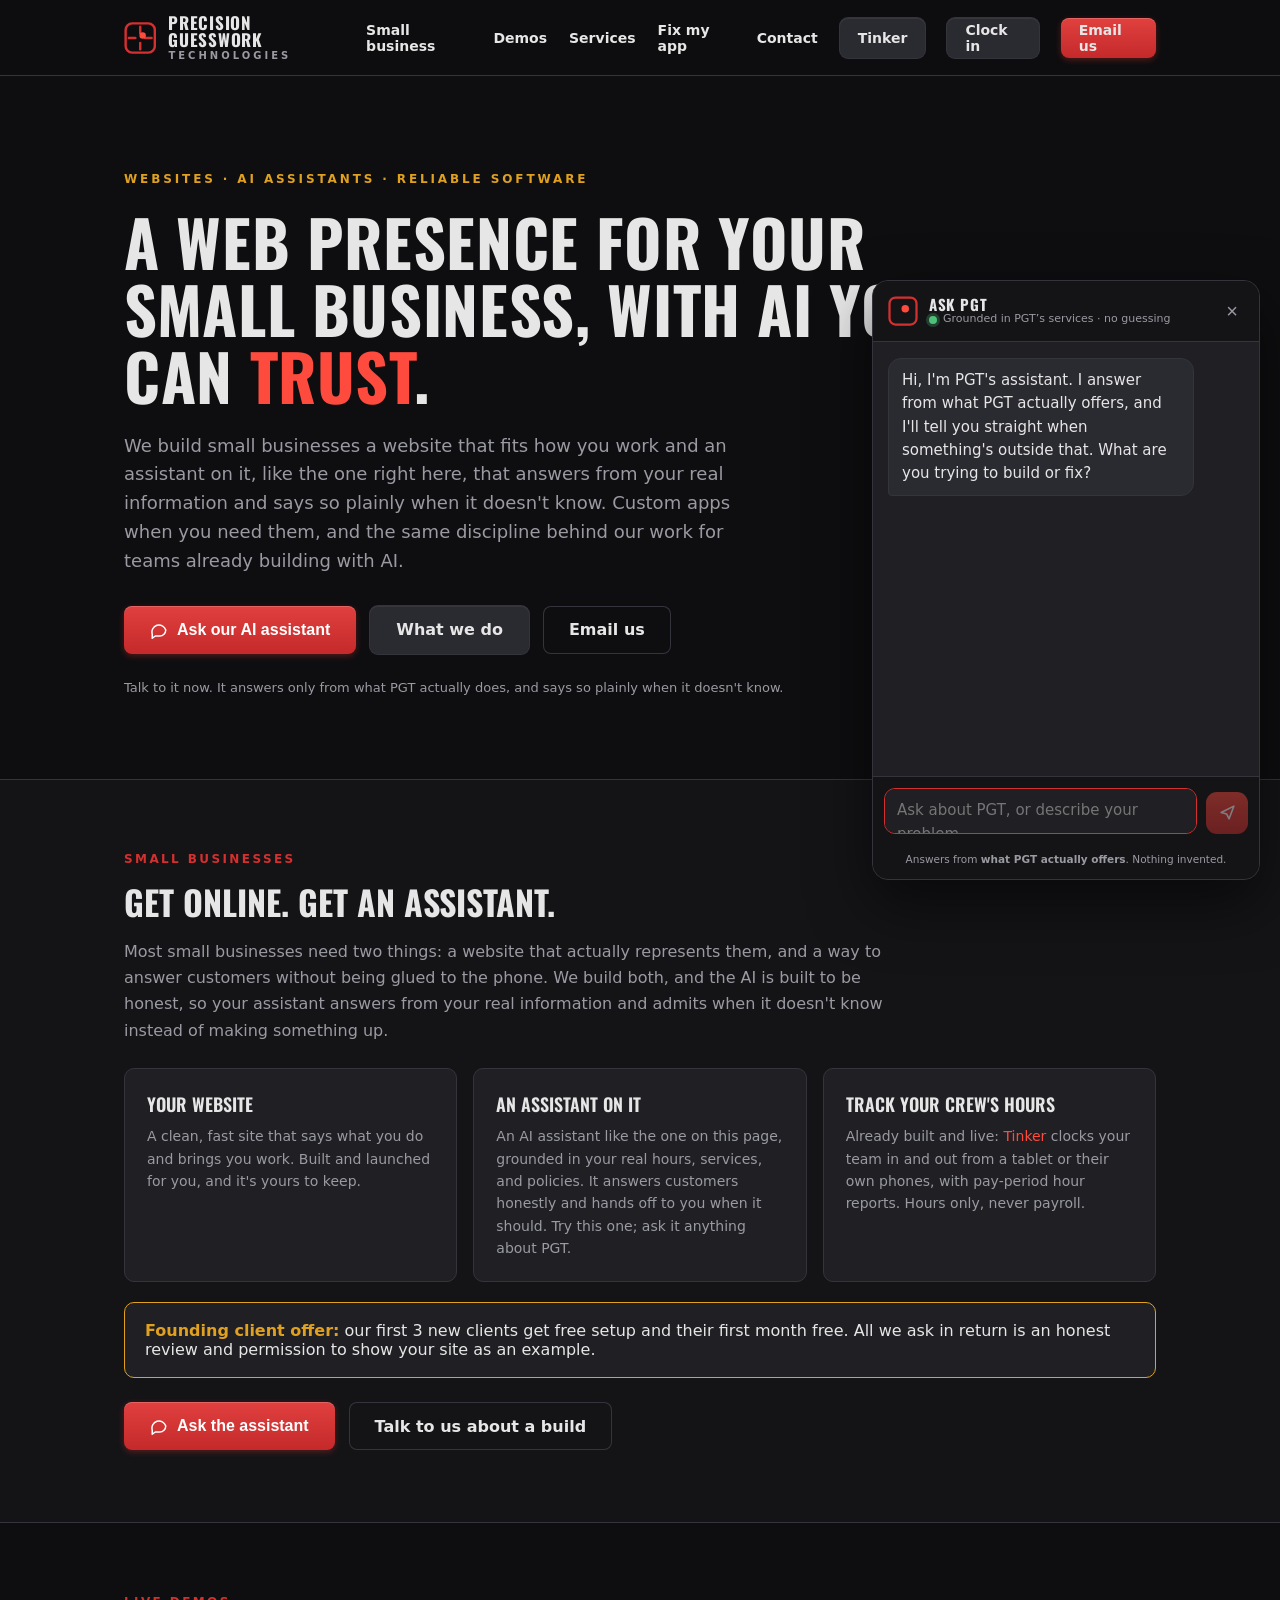
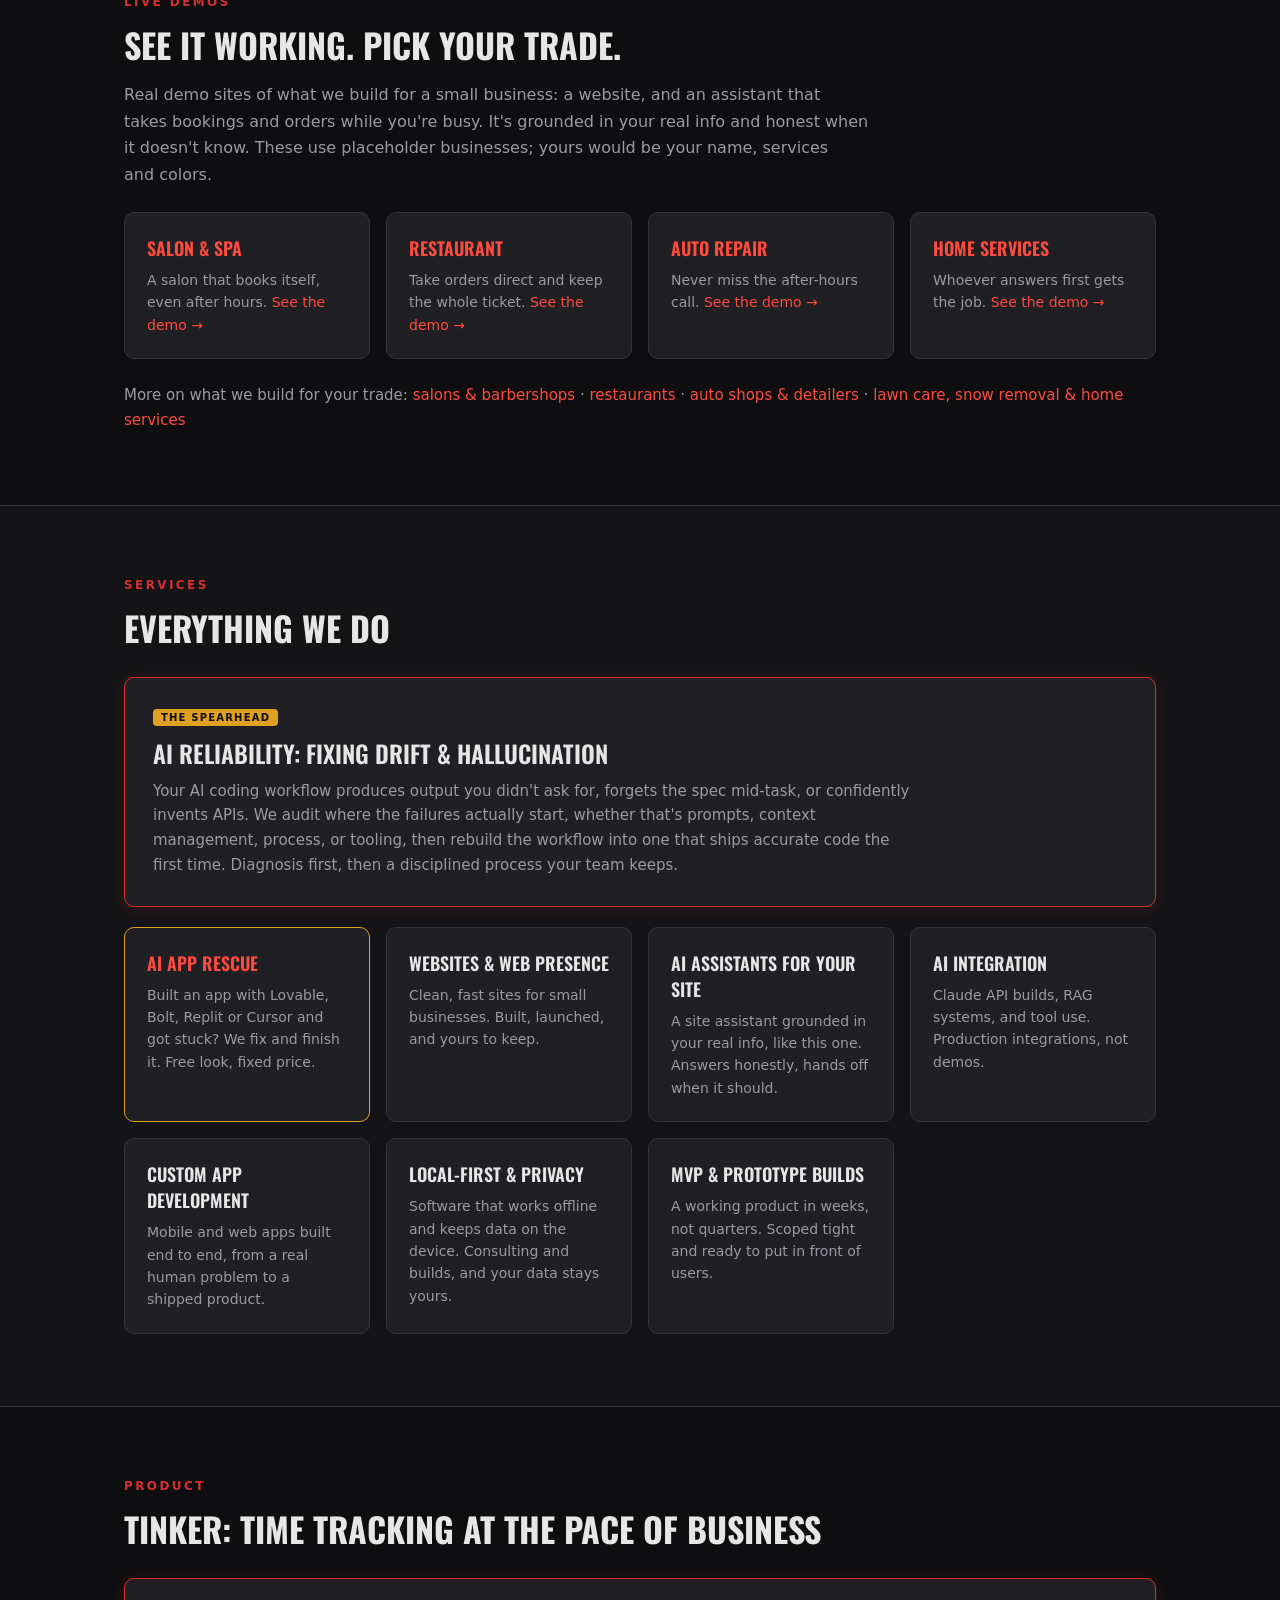
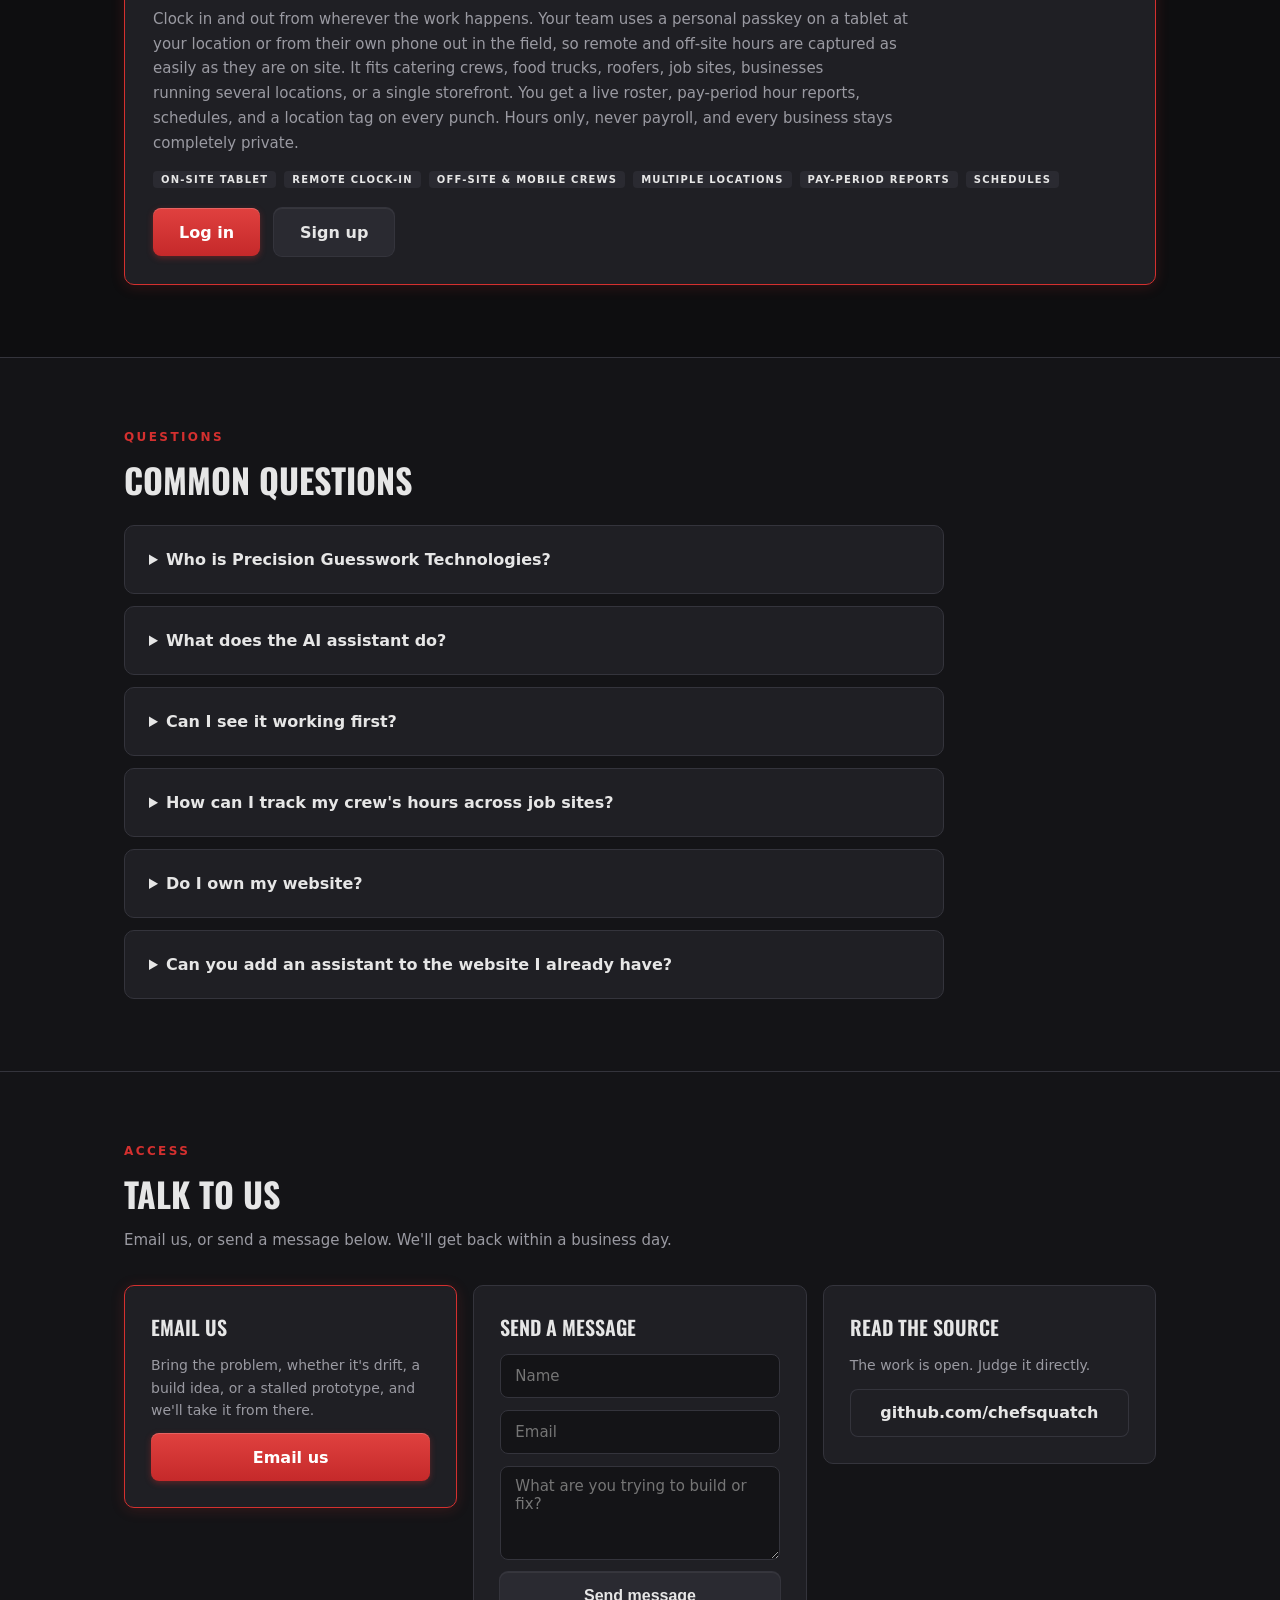
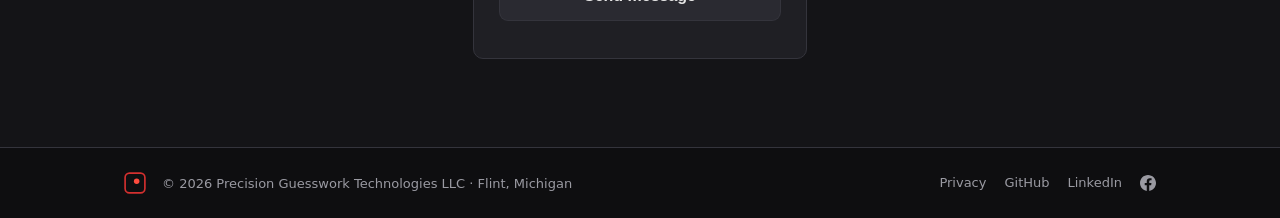
<file: index.html>
<!DOCTYPE html>
<html lang="en">
<head>
<meta charset="utf-8">
<meta name="viewport" content="width=device-width, initial-scale=1">
<meta name="theme-color" content="#0d0d0d">
<title>Precision Guesswork Technologies | Small Business Websites &amp; Honest AI Assistants</title>
<meta name="description" content="Precision Guesswork Technologies builds small businesses anywhere a website with an honest AI assistant that answers customers and takes bookings, plus Tinker, a phone time clock for crews.">
<link rel="canonical" href="https://precisionguessworktech.com/">
<meta property="og:title" content="Precision Guesswork Technologies">
<meta property="og:description" content="Websites and honest AI assistants for small businesses anywhere, plus custom apps and AI-reliability work.">
<meta property="og:type" content="website">
<meta property="og:url" content="https://precisionguessworktech.com/">
<script type="application/ld+json">{"@context":"https://schema.org","@type":"ProfessionalService","@id":"https://precisionguessworktech.com/#business","name":"Precision Guesswork Technologies LLC","alternateName":"PGT","url":"https://precisionguessworktech.com/","email":"lesfleming@precisionguessworktech.com","description":"A studio based in Flint, Michigan that builds small businesses anywhere websites with an honest AI assistant that answers customers and takes bookings, plus custom apps and the Tinker time clock for crews.","founder":{"@type":"Person","name":"Les Fleming"},"address":{"@type":"PostalAddress","addressLocality":"Flint","addressRegion":"MI","addressCountry":"US"},"areaServed":{"@type":"Country","name":"United States"},"knowsAbout":["Small business websites","AI chat assistants","Online booking","Employee time tracking","AI reliability"],"sameAs":["https://www.facebook.com/profile.php?id=61594731337695","https://github.com/chefsquatch"],"makesOffer":[{"@type":"Offer","itemOffered":{"@type":"Service","name":"Website with an AI assistant for small businesses"}},{"@type":"Offer","itemOffered":{"@type":"SoftwareApplication","name":"Tinker","applicationCategory":"BusinessApplication","operatingSystem":"Web","url":"https://tinker.precisionguessworktech.com/"},"price":"9.99","priceCurrency":"USD","description":"Per month for the whole team, 14-day free trial"}]}</script>
<script type="application/ld+json">{"@context":"https://schema.org","@type":"FAQPage","mainEntity":[{"@type":"Question","name":"Who is Precision Guesswork Technologies?","acceptedAnswer":{"@type":"Answer","text":"Precision Guesswork Technologies (PGT) is a small studio based in Flint, Michigan that builds small businesses anywhere a website, for websites for salons, barbershops, restaurants, auto shops, detailers, lawn care, snow removal and other small businesses, with an AI assistant that answers customers and takes bookings."}},{"@type":"Question","name":"What does the AI assistant do?","acceptedAnswer":{"@type":"Answer","text":"It answers customer questions from the business's real information, such as hours, services and prices the owner chooses to list, takes booking, order or quote requests, and says plainly when it doesn't know instead of making something up."}},{"@type":"Question","name":"Can I see it working before I sign up?","acceptedAnswer":{"@type":"Answer","text":"Yes. Live demos for a salon, a restaurant, an auto shop and a home services company are at demos.precisionguessworktech.com."}},{"@type":"Question","name":"How can I track my crew's hours across job sites?","acceptedAnswer":{"@type":"Answer","text":"Tinker, made by PGT, lets employees clock in and out from a shared tablet or their own phones, tags the location of each punch, and gives pay-period hour reports. It is $9.99 a month for the whole team with a 14-day free trial."}},{"@type":"Question","name":"Do I own my website?","acceptedAnswer":{"@type":"Answer","text":"Yes. It is built and launched for you, and it is yours to keep."}},{"@type":"Question","name":"Can you add an assistant to the website I already have?","acceptedAnswer":{"@type":"Answer","text":"Yes. The assistant can be added to most existing websites."}}]}</script>
<link rel="icon" type="image/svg+xml" href="assets/favicon.svg">
<link rel="preconnect" href="https://fonts.googleapis.com">
<link rel="preconnect" href="https://fonts.gstatic.com" crossorigin>
<link href="https://fonts.googleapis.com/css2?family=Oswald:wght@500;600;700&display=swap" rel="stylesheet">
<style>
:root{--bg:#141417;--bg-deep:#0e0e10;--panel:#1f1f24;--panel-2:#2a2a31;--line:#34343c;--red:#d4302f;--red-hot:#ff4b3e;--amber:#e0a020;--green:#4ec07a;--text:#e6e6e6;--muted:#9a9aa2}
*{box-sizing:border-box}
html{scroll-behavior:smooth}
body{margin:0;background:var(--bg);color:var(--text);font-family:-apple-system,"Segoe UI",Roboto,system-ui,sans-serif;-webkit-font-smoothing:antialiased}
a{color:var(--red-hot);text-decoration:none}
a:hover{color:var(--text)}
::selection{background:var(--red);color:#fff}
.wrap{max-width:1080px;margin:0 auto;padding:0 24px}
.display{font-family:Oswald,"Arial Narrow",sans-serif;text-transform:uppercase}
.btn{min-height:48px;padding:0 26px;border:none;border-radius:8px;display:inline-flex;align-items:center;justify-content:center;font-weight:700;font-size:16px;cursor:pointer;color:var(--text)}
.btn-pri{color:#fff;background:linear-gradient(180deg,#e0413f,#c5292a);box-shadow:0 1px 0 rgba(255,255,255,.18) inset,0 2px 6px rgba(212,48,47,.35)}
.btn-pri:hover{background:linear-gradient(180deg,#ef5552,#d2302f);color:#fff}
.btn-sec{background:var(--panel-2);box-shadow:0 1px 0 rgba(255,255,255,.06) inset,0 0 0 1px var(--line)}
.btn-sec:hover{background:#33333b;color:var(--text)}
.btn-ghost{background:transparent;box-shadow:0 0 0 1px var(--line) inset}
.btn-ghost:hover{background:var(--panel);color:var(--red-hot)}
.kicker{font-size:12px;font-weight:700;letter-spacing:.2em;text-transform:uppercase;color:var(--red);margin-bottom:10px}
.h2{margin:0 0 12px;font-weight:700;font-size:34px}
.card{background:var(--panel);border:1px solid var(--line);border-radius:10px;padding:24px}
header.site{position:sticky;top:0;z-index:50;background:rgba(14,14,16,.92);backdrop-filter:blur(8px);border-bottom:1px solid var(--line)}
header.site .wrap{padding-top:14px;padding-bottom:14px;display:flex;align-items:center;gap:24px}
.brand{display:flex;align-items:center;gap:12px;color:var(--text)}
.brand:hover{color:var(--text)}
.brand-name{display:flex;flex-direction:column;line-height:1}
.brand-name .top{font-family:Oswald,"Arial Narrow",sans-serif;font-weight:700;font-size:17px;letter-spacing:.04em;text-transform:uppercase}
.brand-name .sub{font-size:10px;font-weight:600;letter-spacing:.3em;text-transform:uppercase;color:var(--muted);margin-top:3px}
nav.main{margin-left:auto;display:flex;align-items:center;gap:22px;font-size:14px;font-weight:600}
nav.main a{color:var(--text)}
nav.main a:hover{color:var(--red-hot)}
nav.main .btn{min-height:40px;padding:0 18px;font-size:14px}
.grid{display:grid;gap:16px}
.grid-services{grid-template-columns:repeat(auto-fit,minmax(230px,1fr))}
.grid-work{grid-template-columns:repeat(auto-fit,minmax(300px,1fr))}
.grid-contact{grid-template-columns:repeat(auto-fit,minmax(280px,1fr));align-items:start}
.chip{font-size:10px;font-weight:700;letter-spacing:.12em;text-transform:uppercase;border-radius:4px;padding:3px 8px}
input,textarea{min-height:44px;padding:10px 14px;border-radius:8px;border:1px solid var(--line);background:var(--bg);color:var(--text);font-size:15px;font-family:inherit;outline:none;width:100%}
textarea{resize:vertical}
input:focus,textarea:focus{border-color:var(--red)}
footer.site{border-top:1px solid var(--line);background:var(--bg-deep)}
footer.site .wrap{padding-top:24px;padding-bottom:24px;display:flex;align-items:center;gap:16px;flex-wrap:wrap;font-size:13px;color:var(--muted)}
footer.site a{color:var(--muted)}
footer.site a:hover{color:var(--text)}
@media (max-width:720px){nav.main{gap:14px}.brand-name .top{font-size:15px}}
</style>
</head>
<body id="top">

<header class="site">
  <div class="wrap">
    <a class="brand" href="#top">
      <svg width="34" height="34" viewBox="0 0 40 40" aria-label="PGT mark">
        <rect x="2" y="2" width="36" height="36" rx="8" fill="none" stroke="#d4302f" stroke-width="3"/>
        <line x1="20" y1="6" x2="20" y2="14" stroke="#d4302f" stroke-width="3" stroke-linecap="round"/>
        <line x1="20" y1="26" x2="20" y2="34" stroke="#d4302f" stroke-width="3" stroke-linecap="round"/>
        <line x1="6" y1="20" x2="14" y2="20" stroke="#d4302f" stroke-width="3" stroke-linecap="round"/>
        <line x1="26" y1="20" x2="34" y2="20" stroke="#d4302f" stroke-width="3" stroke-linecap="round"/>
        <circle cx="23" cy="17" r="4" fill="#ff4b3e"/>
      </svg>
      <span class="brand-name"><span class="top">Precision Guesswork</span><span class="sub">Technologies</span></span>
    </a>
    <nav class="main">
      <a href="#small-business">Small business</a>
      <a href="#demos">Demos</a>
      <a href="#services">Services</a>
      <a href="app-rescue.html">Fix my app</a>
      <a href="#contact">Contact</a>
      <a class="btn btn-sec" href="https://tinker.precisionguessworktech.com/">Tinker</a>
      <a class="btn btn-sec" href="https://tinker.precisionguessworktech.com/clock">Clock in</a>
      <a class="btn btn-pri" href="mailto:lesfleming@precisionguessworktech.com?subject=Project%20inquiry%20for%20PGT">Email us</a>
    </nav>
  </div>
</header>

<section style="border-bottom:1px solid var(--line);background:var(--bg-deep)">
  <div class="wrap" style="padding-top:96px;padding-bottom:84px;display:flex;flex-direction:column;gap:22px">
    <div style="font-size:12px;font-weight:600;letter-spacing:.24em;text-transform:uppercase;color:var(--amber)">Websites · AI assistants · Reliable software</div>
    <h1 class="display" style="margin:0;font-weight:700;font-size:clamp(38px,6vw,64px);line-height:1.05;letter-spacing:.01em;max-width:820px;text-wrap:pretty">A web presence for your small business, with AI you can <span style="color:var(--red-hot)">trust</span>.</h1>
    <p style="margin:0;font-size:18px;line-height:1.6;color:var(--muted);max-width:660px;text-wrap:pretty">We build small businesses a website that fits how you work and an assistant on it, like the one right here, that answers from your real information and says so plainly when it doesn't know. Custom apps when you need them, and the same discipline behind our work for teams already building with AI.</p>
    <div style="display:flex;gap:14px;flex-wrap:wrap;margin-top:8px">
      <button class="btn btn-pri" type="button" style="gap:9px" onclick="window.pgtAssistant.open()">
        <svg width="18" height="18" viewBox="0 0 24 24" fill="none" aria-hidden="true"><path d="M21 12a8 8 0 0 1-8 8H7l-4 3v-5.5A8 8 0 1 1 21 12Z" stroke="#fff" stroke-width="2" stroke-linejoin="round"/></svg>
        Ask our AI assistant
      </button>
      <a class="btn btn-sec" href="#services">What we do</a>
      <a class="btn btn-ghost" href="mailto:lesfleming@precisionguessworktech.com?subject=Project%20inquiry%20for%20PGT">Email us</a>
    </div>
    <div style="font-size:13px;color:var(--muted);margin-top:4px">Talk to it now. It answers only from what PGT actually does, and says so plainly when it doesn't know.</div>
  </div>
</section>

<section id="small-business" style="border-bottom:1px solid var(--line)">
  <div class="wrap" style="padding-top:72px;padding-bottom:72px">
    <div class="kicker">Small businesses</div>
    <h2 class="h2 display">Get online. Get an assistant.</h2>
    <p style="margin:0 0 24px;font-size:16px;line-height:1.65;color:var(--muted);max-width:760px;text-wrap:pretty">Most small businesses need two things: a website that actually represents them, and a way to answer customers without being glued to the phone. We build both, and the AI is built to be honest, so your assistant answers from your real information and admits when it doesn't know instead of making something up.</p>
    <div class="grid grid-services">
      <div class="card" style="padding:22px">
        <h3 class="display" style="margin:0 0 8px;font-weight:600;font-size:18px">Your website</h3>
        <p style="margin:0;font-size:14px;line-height:1.6;color:var(--muted)">A clean, fast site that says what you do and brings you work. Built and launched for you, and it's yours to keep.</p>
      </div>
      <div class="card" style="padding:22px">
        <h3 class="display" style="margin:0 0 8px;font-weight:600;font-size:18px">An assistant on it</h3>
        <p style="margin:0;font-size:14px;line-height:1.6;color:var(--muted)">An AI assistant like the one on this page, grounded in your real hours, services, and policies. It answers customers honestly and hands off to you when it should. Try this one; ask it anything about PGT.</p>
      </div>
      <div class="card" style="padding:22px">
        <h3 class="display" style="margin:0 0 8px;font-weight:600;font-size:18px">Track your crew's hours</h3>
        <p style="margin:0;font-size:14px;line-height:1.6;color:var(--muted)">Already built and live: <a href="#tinker">Tinker</a> clocks your team in and out from a tablet or their own phones, with pay-period hour reports. Hours only, never payroll.</p>
      </div>
    </div>
    <div class="card" style="margin-top:20px;border-color:var(--amber);padding:18px 20px"><strong style="color:var(--amber)">Founding client offer:</strong> our first 3 new clients get free setup and their first month free. All we ask in return is an honest review and permission to show your site as an example.</div>
    <div style="display:flex;gap:14px;flex-wrap:wrap;margin-top:24px">
      <button class="btn btn-pri" type="button" style="gap:9px" onclick="window.pgtAssistant.open()">
        <svg width="18" height="18" viewBox="0 0 24 24" fill="none" aria-hidden="true"><path d="M21 12a8 8 0 0 1-8 8H7l-4 3v-5.5A8 8 0 1 1 21 12Z" stroke="#fff" stroke-width="2" stroke-linejoin="round"/></svg>
        Ask the assistant
      </button>
      <a class="btn btn-ghost" href="mailto:lesfleming@precisionguessworktech.com?subject=Website%20%2B%20assistant%20for%20my%20business">Talk to us about a build</a>
    </div>
  </div>
</section>

<section id="demos" style="border-bottom:1px solid var(--line);background:var(--bg-deep)">
  <div class="wrap" style="padding-top:72px;padding-bottom:72px">
    <div class="kicker">Live demos</div>
    <h2 class="h2 display">See it working. Pick your trade.</h2>
    <p style="margin:0 0 24px;font-size:16px;line-height:1.65;color:var(--muted);max-width:760px;text-wrap:pretty">Real demo sites of what we build for a small business: a website, and an assistant that takes bookings and orders while you're busy. It's grounded in your real info and honest when it doesn't know. These use placeholder businesses; yours would be your name, services and colors.</p>
    <div class="grid grid-services">
      <a class="card" style="padding:22px;display:block" href="https://demos.precisionguessworktech.com/salon" target="_blank" rel="noopener">
        <h3 class="display" style="margin:0 0 8px;font-weight:600;font-size:18px">Salon &amp; spa</h3>
        <p style="margin:0;font-size:14px;line-height:1.6;color:var(--muted)">A salon that books itself, even after hours. <span style="color:var(--red-hot)">See the demo →</span></p>
      </a>
      <a class="card" style="padding:22px;display:block" href="https://demos.precisionguessworktech.com/restaurant" target="_blank" rel="noopener">
        <h3 class="display" style="margin:0 0 8px;font-weight:600;font-size:18px">Restaurant</h3>
        <p style="margin:0;font-size:14px;line-height:1.6;color:var(--muted)">Take orders direct and keep the whole ticket. <span style="color:var(--red-hot)">See the demo →</span></p>
      </a>
      <a class="card" style="padding:22px;display:block" href="https://demos.precisionguessworktech.com/auto" target="_blank" rel="noopener">
        <h3 class="display" style="margin:0 0 8px;font-weight:600;font-size:18px">Auto repair</h3>
        <p style="margin:0;font-size:14px;line-height:1.6;color:var(--muted)">Never miss the after-hours call. <span style="color:var(--red-hot)">See the demo →</span></p>
      </a>
      <a class="card" style="padding:22px;display:block" href="https://demos.precisionguessworktech.com/home" target="_blank" rel="noopener">
        <h3 class="display" style="margin:0 0 8px;font-weight:600;font-size:18px">Home services</h3>
        <p style="margin:0;font-size:14px;line-height:1.6;color:var(--muted)">Whoever answers first gets the job. <span style="color:var(--red-hot)">See the demo →</span></p>
      </a>
    </div>
    <p style="margin:24px 0 0;font-size:15px;line-height:1.65;color:var(--muted)">More on what we build for your trade: <a href="websites-for-salons.html">salons &amp; barbershops</a> · <a href="websites-for-restaurants.html">restaurants</a> · <a href="websites-for-auto-shops.html">auto shops &amp; detailers</a> · <a href="websites-for-lawn-and-snow.html">lawn care, snow removal &amp; home services</a></p>
  </div>
</section>

<section id="services" style="border-bottom:1px solid var(--line)">
  <div class="wrap" style="padding-top:72px;padding-bottom:72px">
    <div class="kicker">Services</div>
    <h2 class="h2 display">Everything we do</h2>
    <div class="card" style="border-color:var(--red);box-shadow:0 2px 14px rgba(212,48,47,.18);padding:28px;margin:24px 0 20px">
      <div style="margin-bottom:10px"><span class="chip" style="color:var(--bg-deep);background:var(--amber)">The spearhead</span></div>
      <h3 class="display" style="margin:0 0 8px;font-weight:600;font-size:24px">AI Reliability: Fixing Drift &amp; Hallucination</h3>
      <p style="margin:0;font-size:15px;line-height:1.65;color:var(--muted);max-width:760px;text-wrap:pretty">Your AI coding workflow produces output you didn't ask for, forgets the spec mid-task, or confidently invents APIs. We audit where the failures actually start, whether that's prompts, context management, process, or tooling, then rebuild the workflow into one that ships accurate code the first time. Diagnosis first, then a disciplined process your team keeps.</p>
    </div>
    <div class="grid grid-services">
      <a class="card" href="app-rescue.html" style="padding:22px;display:block;border-color:var(--amber)">
        <h3 class="display" style="margin:0 0 8px;font-weight:600;font-size:18px">AI App Rescue</h3>
        <p style="margin:0;font-size:14px;line-height:1.6;color:var(--muted)">Built an app with Lovable, Bolt, Replit or Cursor and got stuck? We fix and finish it. Free look, fixed price.</p>
      </a>
      <div class="card" style="padding:22px">
        <h3 class="display" style="margin:0 0 8px;font-weight:600;font-size:18px">Websites &amp; Web Presence</h3>
        <p style="margin:0;font-size:14px;line-height:1.6;color:var(--muted)">Clean, fast sites for small businesses. Built, launched, and yours to keep.</p>
      </div>
      <div class="card" style="padding:22px">
        <h3 class="display" style="margin:0 0 8px;font-weight:600;font-size:18px">AI Assistants for Your Site</h3>
        <p style="margin:0;font-size:14px;line-height:1.6;color:var(--muted)">A site assistant grounded in your real info, like this one. Answers honestly, hands off when it should.</p>
      </div>
      <div class="card" style="padding:22px">
        <h3 class="display" style="margin:0 0 8px;font-weight:600;font-size:18px">AI Integration</h3>
        <p style="margin:0;font-size:14px;line-height:1.6;color:var(--muted)">Claude API builds, RAG systems, and tool use. Production integrations, not demos.</p>
      </div>
      <div class="card" style="padding:22px">
        <h3 class="display" style="margin:0 0 8px;font-weight:600;font-size:18px">Custom App Development</h3>
        <p style="margin:0;font-size:14px;line-height:1.6;color:var(--muted)">Mobile and web apps built end to end, from a real human problem to a shipped product.</p>
      </div>
      <div class="card" style="padding:22px">
        <h3 class="display" style="margin:0 0 8px;font-weight:600;font-size:18px">Local-First &amp; Privacy</h3>
        <p style="margin:0;font-size:14px;line-height:1.6;color:var(--muted)">Software that works offline and keeps data on the device. Consulting and builds, and your data stays yours.</p>
      </div>
      <div class="card" style="padding:22px">
        <h3 class="display" style="margin:0 0 8px;font-weight:600;font-size:18px">MVP &amp; Prototype Builds</h3>
        <p style="margin:0;font-size:14px;line-height:1.6;color:var(--muted)">A working product in weeks, not quarters. Scoped tight and ready to put in front of users.</p>
      </div>
    </div>
  </div>
</section>

<section id="tinker" style="border-bottom:1px solid var(--line);background:var(--bg-deep)">
  <div class="wrap" style="padding-top:72px;padding-bottom:72px">
    <div class="kicker">Product</div>
    <h2 class="h2 display">Tinker: time tracking at the pace of business</h2>
    <div class="card" style="border-color:var(--red);box-shadow:0 2px 14px rgba(212,48,47,.18);padding:28px;margin-top:24px;display:flex;flex-direction:column;gap:16px">
      <p style="margin:0;font-size:15px;line-height:1.65;color:var(--muted);max-width:760px;text-wrap:pretty">Clock in and out from wherever the work happens. Your team uses a personal passkey on a tablet at your location or from their own phone out in the field, so remote and off-site hours are captured as easily as they are on site. It fits catering crews, food trucks, roofers, job sites, businesses running several locations, or a single storefront. You get a live roster, pay-period hour reports, schedules, and a location tag on every punch. Hours only, never payroll, and every business stays completely private.</p>
      <div style="display:flex;gap:8px;flex-wrap:wrap">
        <span class="chip" style="color:var(--text);background:var(--panel-2)">On-site tablet</span>
        <span class="chip" style="color:var(--text);background:var(--panel-2)">Remote clock-in</span>
        <span class="chip" style="color:var(--text);background:var(--panel-2)">Off-site &amp; mobile crews</span>
        <span class="chip" style="color:var(--text);background:var(--panel-2)">Multiple locations</span>
        <span class="chip" style="color:var(--text);background:var(--panel-2)">Pay-period reports</span>
        <span class="chip" style="color:var(--text);background:var(--panel-2)">Schedules</span>
      </div>
      <div style="display:flex;gap:14px;flex-wrap:wrap;margin-top:4px">
        <a class="btn btn-pri" href="https://tinker.precisionguessworktech.com/">Log in</a>
        <a class="btn btn-sec" href="https://tinker.precisionguessworktech.com/signup">Sign up</a>
      </div>
    </div>
  </div>
</section>

<section id="faq" style="border-bottom:1px solid var(--line)">
  <div class="wrap" style="padding-top:72px;padding-bottom:72px">
    <div class="kicker">Questions</div>
    <h2 class="h2 display">Common questions</h2>
    <div style="display:flex;flex-direction:column;gap:12px;max-width:820px;margin-top:20px">
      <details class="card"><summary style="cursor:pointer;font-weight:700;font-size:16px">Who is Precision Guesswork Technologies?</summary><p style="margin:12px 0 0;font-size:15px;line-height:1.65;color:var(--muted)">A small studio based in Flint, Michigan, building for small businesses anywhere. We build websites for salons, barbershops, restaurants, auto shops, detailers, lawn care, snow removal and other small businesses, with an AI assistant that answers customers and takes bookings.</p></details>
      <details class="card"><summary style="cursor:pointer;font-weight:700;font-size:16px">What does the AI assistant do?</summary><p style="margin:12px 0 0;font-size:15px;line-height:1.65;color:var(--muted)">It answers customer questions from your real information, like hours, services and the prices you choose to list. It takes booking, order or quote requests, and it says plainly when it doesn't know instead of making something up.</p></details>
      <details class="card"><summary style="cursor:pointer;font-weight:700;font-size:16px">Can I see it working first?</summary><p style="margin:12px 0 0;font-size:15px;line-height:1.65;color:var(--muted)">Yes. Try the <a href="https://demos.precisionguessworktech.com" target="_blank" rel="noopener">live demos</a> for a salon, a restaurant, an auto shop and a home services company, or ask the assistant on this page.</p></details>
      <details class="card"><summary style="cursor:pointer;font-weight:700;font-size:16px">How can I track my crew's hours across job sites?</summary><p style="margin:12px 0 0;font-size:15px;line-height:1.65;color:var(--muted)"><a href="#tinker">Tinker</a> lets your team clock in and out from a shared tablet or their own phones, tags the location of each punch, and gives you pay-period hour reports. It's $9.99 a month for the whole team, with a 14-day free trial.</p></details>
      <details class="card"><summary style="cursor:pointer;font-weight:700;font-size:16px">Do I own my website?</summary><p style="margin:12px 0 0;font-size:15px;line-height:1.65;color:var(--muted)">Yes. It's built and launched for you, and it's yours to keep.</p></details>
      <details class="card"><summary style="cursor:pointer;font-weight:700;font-size:16px">Can you add an assistant to the website I already have?</summary><p style="margin:12px 0 0;font-size:15px;line-height:1.65;color:var(--muted)">Yes. The assistant can be added to most existing websites. Try the one on this page to see how it works.</p></details>
    </div>
  </div>
</section>

<section id="contact">
  <div class="wrap" style="padding-top:72px;padding-bottom:88px">
    <div class="kicker">Access</div>
    <h2 class="h2 display">Talk to us</h2>
    <p style="margin:0 0 36px;font-size:15px;color:var(--muted);max-width:560px">Email us, or send a message below. We'll get back within a business day.</p>
    <div class="grid grid-contact">
      <div class="card" style="border-color:var(--red);box-shadow:0 2px 14px rgba(212,48,47,.18);padding:26px;display:flex;flex-direction:column;gap:12px">
        <h3 class="display" style="margin:0;font-weight:600;font-size:20px">Email us</h3>
        <p style="margin:0;font-size:14px;line-height:1.6;color:var(--muted)">Bring the problem, whether it's drift, a build idea, or a stalled prototype, and we'll take it from there.</p>
        <a class="btn btn-pri" href="mailto:lesfleming@precisionguessworktech.com?subject=Project%20inquiry%20for%20PGT">Email us</a>
      </div>
      <div class="card" style="padding:26px">
        <form id="contact-form" style="display:flex;flex-direction:column;gap:12px" action="https://api.web3forms.com/submit" method="POST">
          <h3 class="display" style="margin:0;font-weight:600;font-size:20px">Send a message</h3>
          <input type="hidden" name="access_key" value="f6af59fe-6be6-4d8c-b954-8cf27545599b">
          <input name="name" placeholder="Name" required>
          <input name="email" type="email" placeholder="Email" required>
          <textarea name="message" placeholder="What are you trying to build or fix?" rows="4" required></textarea>
          <input type="checkbox" name="botcheck" tabindex="-1" autocomplete="off" style="display:none" aria-hidden="true">
          <button class="btn btn-sec" type="submit">Send message</button>
          <p class="form-status" id="form-status" role="status" aria-live="polite" style="margin:0;font-size:13px;color:var(--muted)"></p>
        </form>
      </div>
      <div class="card" style="padding:26px;display:flex;flex-direction:column;gap:12px">
        <h3 class="display" style="margin:0;font-weight:600;font-size:20px">Read the source</h3>
        <p style="margin:0;font-size:14px;line-height:1.6;color:var(--muted)">The work is open. Judge it directly.</p>
        <a class="btn btn-ghost" href="https://github.com/chefsquatch" target="_blank" rel="noopener">github.com/chefsquatch</a>
      </div>
    </div>
  </div>
</section>

<footer class="site">
  <div class="wrap">
    <svg width="22" height="22" viewBox="0 0 40 40" aria-hidden="true">
      <rect x="2" y="2" width="36" height="36" rx="8" fill="none" stroke="#d4302f" stroke-width="3"/>
      <circle cx="23" cy="17" r="5" fill="#ff4b3e"/>
    </svg>
    <span>© 2026 Precision Guesswork Technologies LLC · Flint, Michigan</span>
    <span style="margin-left:auto;display:flex;gap:18px">
      <a href="privacy.html">Privacy</a>
      <a href="https://github.com/chefsquatch" target="_blank" rel="noopener">GitHub</a>
      <a href="https://www.linkedin.com/in/les-fleming-55736344a" target="_blank" rel="noopener">LinkedIn</a>
      <a href="https://www.facebook.com/profile.php?id=61594731337695" target="_blank" rel="noopener" aria-label="PGT on Facebook" title="Facebook" style="display:inline-flex;align-items:center"><svg width="16" height="16" viewBox="0 0 24 24" fill="currentColor" aria-hidden="true"><path d="M24 12.07C24 5.41 18.63 0 12 0S0 5.41 0 12.07C0 18.1 4.39 23.1 10.13 24v-8.44H7.08v-3.49h3.05V9.41c0-3.02 1.79-4.69 4.53-4.69 1.31 0 2.69.24 2.69.24v2.97h-1.51c-1.49 0-1.96.93-1.96 1.89v2.25h3.33l-.53 3.49h-2.8V24C19.61 23.1 24 18.1 24 12.07z"/></svg></a>
    </span>
  </div>
</footer>

<script>
  // Contact form -> Web3Forms (AJAX). Ported from the prior site so submissions
  // land in the same inbox without a page redirect.
  (function () {
    var f = document.getElementById('contact-form');
    var s = document.getElementById('form-status');
    if (!f) return;
    f.addEventListener('submit', function (e) {
      e.preventDefault();
      s.style.color = 'var(--muted)';
      s.textContent = 'Sending…';
      fetch('https://api.web3forms.com/submit', {
        method: 'POST',
        headers: { 'Accept': 'application/json' },
        body: new FormData(f)
      })
        .then(function (r) { return r.json(); })
        .then(function (d) {
          if (d.success) {
            f.reset();
            s.style.color = 'var(--green)';
            s.textContent = 'Thanks, your message was sent. We’ll get back to you.';
          } else {
            s.style.color = 'var(--red-hot)';
            s.textContent = 'Sorry, that didn’t go through. Please try again in a moment.';
          }
        })
        .catch(function () {
          s.style.color = 'var(--red-hot)';
          s.textContent = 'Network error. Please try again in a moment.';
        });
    });
  })();
</script>

<!-- PGT Site Assistant: the grounded, honest-or-quiet chat assistant.
     Source of truth: github.com/chefsquatch/pgt-site-assistant (static/widget.js).
     Served from THIS site (not Render) so the widget loads instantly and never
     depends on the API being awake just to appear; only chat calls hit Render. -->
<script>
  // Queue-stub: if a visitor taps "Ask our assistant" before the widget script
  // has finished loading, remember it so the widget opens the instant it's ready
  // so the click is not lost or falling back to email.
  window.pgtAssistant = window.pgtAssistant || { _pendingOpen: false, open: function () { this._pendingOpen = true; }, close: function () {} };
</script>
<script src="assets/pgt-assistant.js?v=20261026"
        data-api="https://pgt-site-assistant.onrender.com" defer></script>

</body>
</html>
</file>
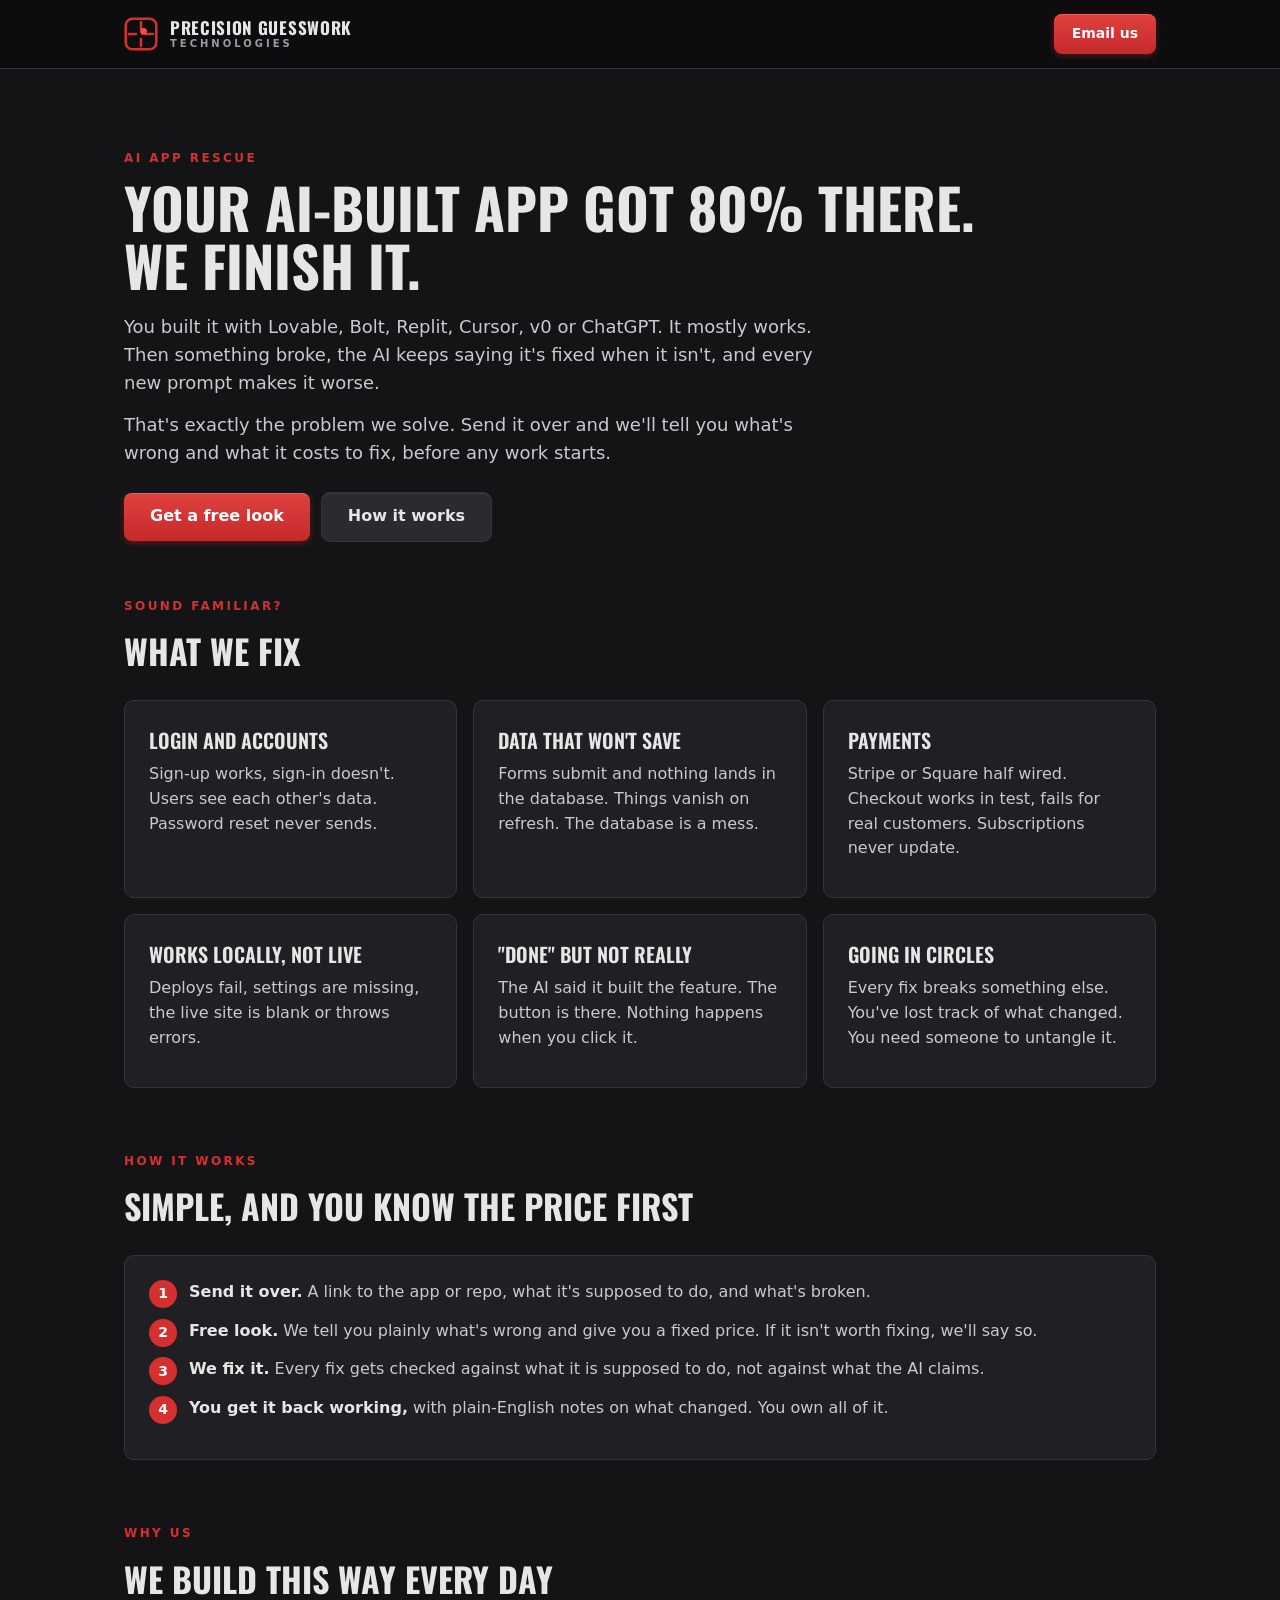
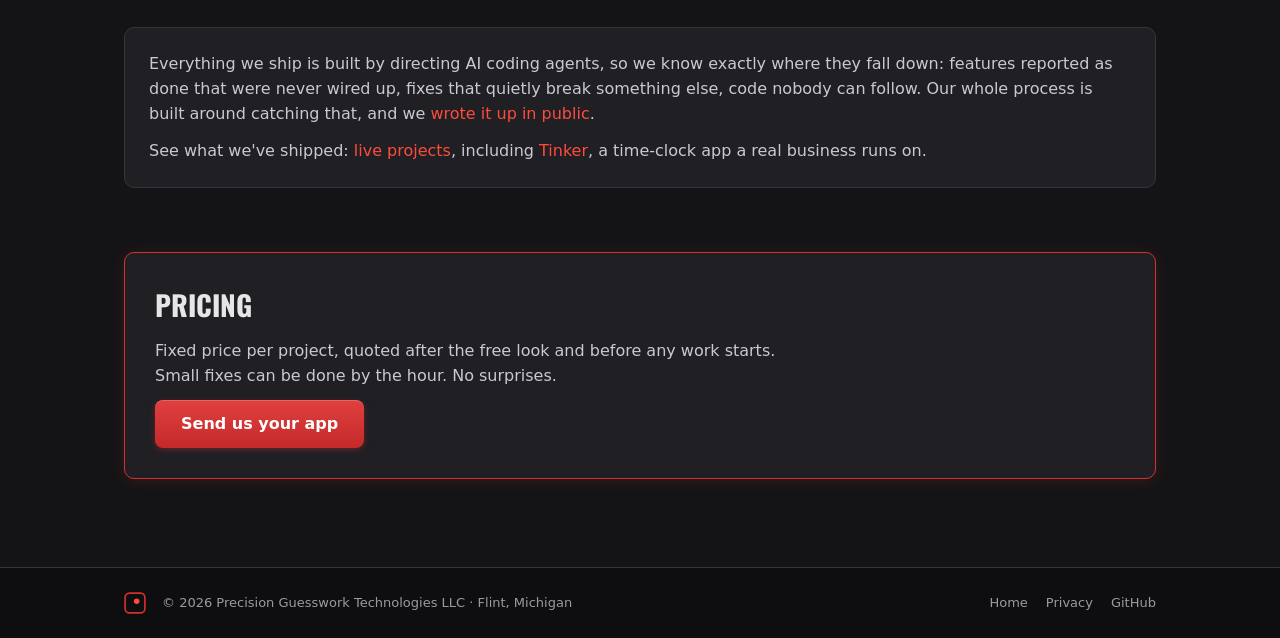
<file: app-rescue.html>
<!DOCTYPE html>
<html lang="en">
<head>
<meta charset="utf-8">
<meta name="viewport" content="width=device-width, initial-scale=1">
<meta name="theme-color" content="#0d0d0d">
<title>AI App Rescue | Precision Guesswork Technologies</title>
<meta name="description" content="Built an app with Lovable, Bolt, Replit, Cursor or ChatGPT and got stuck? PGT fixes and finishes AI-built apps that got 80% of the way there. Free look, fixed price.">
<link rel="canonical" href="https://precisionguessworktech.com/app-rescue.html">
<meta property="og:title" content="AI App Rescue | PGT">
<meta property="og:description" content="Your AI-built app got 80% there. We finish it. Free look, fixed price.">
<meta property="og:type" content="website">
<meta property="og:url" content="https://precisionguessworktech.com/app-rescue.html">
<link rel="icon" type="image/svg+xml" href="assets/favicon.svg">
<link rel="preconnect" href="https://fonts.googleapis.com">
<link rel="preconnect" href="https://fonts.gstatic.com" crossorigin>
<link href="https://fonts.googleapis.com/css2?family=Oswald:wght@500;600;700&display=swap" rel="stylesheet">
<style>
:root{--bg:#141417;--bg-deep:#0e0e10;--panel:#1f1f24;--panel-2:#2a2a31;--line:#34343c;--red:#d4302f;--red-hot:#ff4b3e;--amber:#e0a020;--green:#4ec07a;--text:#e6e6e6;--muted:#9a9aa2}
*{box-sizing:border-box}
body{margin:0;background:var(--bg);color:var(--text);font-family:-apple-system,"Segoe UI",Roboto,system-ui,sans-serif;-webkit-font-smoothing:antialiased;line-height:1.55}
a{color:var(--red-hot);text-decoration:none}
a:hover{color:var(--text)}
.wrap{max-width:1080px;margin:0 auto;padding:0 24px}
.display{font-family:Oswald,"Arial Narrow",sans-serif;text-transform:uppercase}
.btn{min-height:48px;padding:0 26px;border:none;border-radius:8px;display:inline-flex;align-items:center;justify-content:center;font-weight:700;font-size:16px;cursor:pointer;color:var(--text)}
.btn-pri{color:#fff;background:linear-gradient(180deg,#e0413f,#c5292a);box-shadow:0 1px 0 rgba(255,255,255,.18) inset,0 2px 6px rgba(212,48,47,.35)}
.btn-pri:hover{background:linear-gradient(180deg,#ef5552,#d2302f);color:#fff}
.btn-sec{background:var(--panel-2);box-shadow:0 1px 0 rgba(255,255,255,.06) inset,0 0 0 1px var(--line)}
.btn-sec:hover{background:#33333b;color:var(--text)}
.kicker{font-size:12px;font-weight:700;letter-spacing:.2em;text-transform:uppercase;color:var(--red);margin-bottom:10px}
.h2{margin:0 0 12px;font-weight:700;font-size:34px}
.card{background:var(--panel);border:1px solid var(--line);border-radius:10px;padding:24px}
.card h3{margin:0 0 6px;font-weight:600;font-size:20px}
.card p{margin:0 0 12px;color:#c9c9cf}
.card .stack{font-size:13px;color:var(--muted);margin-bottom:14px}
.card .links{display:flex;gap:16px;flex-wrap:wrap;font-weight:600;font-size:14px}
header.site{position:sticky;top:0;z-index:50;background:rgba(14,14,16,.92);backdrop-filter:blur(8px);border-bottom:1px solid var(--line)}
header.site .wrap{padding-top:14px;padding-bottom:14px;display:flex;align-items:center;gap:24px}
.brand{display:flex;align-items:center;gap:12px;color:var(--text)}
.brand:hover{color:var(--text)}
.brand-name{display:flex;flex-direction:column;line-height:1}
.brand-name .top{font-family:Oswald,"Arial Narrow",sans-serif;font-weight:700;font-size:17px;letter-spacing:.04em;text-transform:uppercase}
.brand-name .sub{font-size:10px;font-weight:600;letter-spacing:.3em;text-transform:uppercase;color:var(--muted);margin-top:3px}
nav.main{margin-left:auto}
nav.main .btn{min-height:40px;padding:0 18px;font-size:14px}
.grid{display:grid;gap:16px;grid-template-columns:repeat(auto-fit,minmax(300px,1fr))}
.chip{font-size:10px;font-weight:700;letter-spacing:.12em;text-transform:uppercase;border-radius:4px;padding:3px 8px;color:var(--bg-deep);background:var(--green)}
ul.plain{margin:0;padding-left:20px;color:#c9c9cf}
ul.plain li{margin-bottom:8px}
footer.site{border-top:1px solid var(--line);background:var(--bg-deep)}
footer.site .wrap{padding-top:24px;padding-bottom:24px;display:flex;align-items:center;gap:16px;flex-wrap:wrap;font-size:13px;color:var(--muted)}
footer.site a{color:var(--muted)}
@media (max-width:600px){.wrap{padding:0 16px}.h2{font-size:28px}.brand-name .sub{display:none}}
.steps li{list-style:none;position:relative;padding-left:40px;margin-bottom:14px;color:#c9c9cf}.steps li b{color:var(--text)}.steps .n{position:absolute;left:0;top:0;width:28px;height:28px;border-radius:50%;background:var(--red);color:#fff;font-weight:700;display:flex;align-items:center;justify-content:center;font-size:14px}
</style>
</head>
<body>

<header class="site">
  <div class="wrap">
    <a class="brand" href="/">
      <svg width="34" height="34" viewBox="0 0 40 40" aria-label="PGT mark">
        <rect x="2" y="2" width="36" height="36" rx="8" fill="none" stroke="#d4302f" stroke-width="3"/>
        <line x1="20" y1="6" x2="20" y2="14" stroke="#d4302f" stroke-width="3" stroke-linecap="round"/>
        <line x1="20" y1="26" x2="20" y2="34" stroke="#d4302f" stroke-width="3" stroke-linecap="round"/>
        <line x1="6" y1="20" x2="14" y2="20" stroke="#d4302f" stroke-width="3" stroke-linecap="round"/>
        <line x1="26" y1="20" x2="34" y2="20" stroke="#d4302f" stroke-width="3" stroke-linecap="round"/>
        <circle cx="23" cy="17" r="4" fill="#ff4b3e"/>
      </svg>
      <span class="brand-name"><span class="top">Precision Guesswork</span><span class="sub">Technologies</span></span>
    </a>
    <nav class="main">
      <a class="btn btn-pri" href="mailto:lesfleming@precisionguessworktech.com?subject=App%20rescue">Email us</a>
    </nav>
  </div>
</header>

<main>
<section>
  <div class="wrap" style="padding-top:80px;padding-bottom:56px">
    <div class="kicker">AI App Rescue</div>
    <h1 class="display" style="margin:0 0 18px;font-weight:700;font-size:clamp(34px,5.5vw,56px);line-height:1.05;max-width:860px">Your AI-built app got 80% there. We finish it.</h1>
    <p style="max-width:720px;font-size:18px;color:#c9c9cf;margin:0 0 14px">You built it with Lovable, Bolt, Replit, Cursor, v0 or ChatGPT. It mostly works. Then something broke, the AI keeps saying it's fixed when it isn't, and every new prompt makes it worse.</p>
    <p style="max-width:720px;font-size:18px;color:#c9c9cf;margin:0 0 26px">That's exactly the problem we solve. Send it over and we'll tell you what's wrong and what it costs to fix, before any work starts.</p>
    <div style="display:flex;gap:12px;flex-wrap:wrap">
      <a class="btn btn-pri" href="mailto:lesfleming@precisionguessworktech.com?subject=App%20rescue&amp;body=Link%20to%20the%20app%20or%20repo%3A%0AWhat%20it%20is%20supposed%20to%20do%3A%0AWhat%20is%20broken%3A%0ABuilt%20with%20(Lovable%2C%20Bolt%2C%20Replit%2C%20Cursor%2C%20other)%3A">Get a free look</a>
      <a class="btn btn-sec" href="#how">How it works</a>
    </div>
  </div>
</section>

<section>
  <div class="wrap" style="padding-bottom:64px">
    <div class="kicker">Sound familiar?</div>
    <h2 class="h2 display">What we fix</h2>
    <div class="grid" style="margin-top:22px">
      <div class="card"><h3 class="display">Login and accounts</h3><p>Sign-up works, sign-in doesn't. Users see each other's data. Password reset never sends.</p></div>
      <div class="card"><h3 class="display">Data that won't save</h3><p>Forms submit and nothing lands in the database. Things vanish on refresh. The database is a mess.</p></div>
      <div class="card"><h3 class="display">Payments</h3><p>Stripe or Square half wired. Checkout works in test, fails for real customers. Subscriptions never update.</p></div>
      <div class="card"><h3 class="display">Works locally, not live</h3><p>Deploys fail, settings are missing, the live site is blank or throws errors.</p></div>
      <div class="card"><h3 class="display">"Done" but not really</h3><p>The AI said it built the feature. The button is there. Nothing happens when you click it.</p></div>
      <div class="card"><h3 class="display">Going in circles</h3><p>Every fix breaks something else. You've lost track of what changed. You need someone to untangle it.</p></div>
    </div>
  </div>
</section>

<section id="how">
  <div class="wrap" style="padding-bottom:64px">
    <div class="kicker">How it works</div>
    <h2 class="h2 display">Simple, and you know the price first</h2>
    <div class="card" style="margin-top:22px">
      <ol class="steps" style="margin:0;padding:0">
        <li><span class="n">1</span><b>Send it over.</b> A link to the app or repo, what it's supposed to do, and what's broken.</li>
        <li><span class="n">2</span><b>Free look.</b> We tell you plainly what's wrong and give you a fixed price. If it isn't worth fixing, we'll say so.</li>
        <li><span class="n">3</span><b>We fix it.</b> Every fix gets checked against what it is supposed to do, not against what the AI claims.</li>
        <li><span class="n">4</span><b>You get it back working,</b> with plain-English notes on what changed. You own all of it.</li>
      </ol>
    </div>
  </div>
</section>

<section>
  <div class="wrap" style="padding-bottom:64px">
    <div class="kicker">Why us</div>
    <h2 class="h2 display">We build this way every day</h2>
    <div class="card" style="margin-top:22px">
      <p>Everything we ship is built by directing AI coding agents, so we know exactly where they fall down: features reported as done that were never wired up, fixes that quietly break something else, code nobody can follow. Our whole process is built around catching that, and we <a href="https://github.com/chefsquatch/directing-agents" target="_blank" rel="noopener">wrote it up in public</a>.</p>
      <p style="margin:0">See what we've shipped: <a href="work.html">live projects</a>, including <a href="https://tinker.precisionguessworktech.com/" target="_blank" rel="noopener">Tinker</a>, a time-clock app a real business runs on.</p>
    </div>
  </div>
</section>

<section>
  <div class="wrap" style="padding-bottom:88px">
    <div class="card" style="border-color:var(--red);box-shadow:0 2px 14px rgba(212,48,47,.18);padding:30px">
      <h2 class="h2 display" style="font-size:28px">Pricing</h2>
      <p style="max-width:640px">Fixed price per project, quoted after the free look and before any work starts. Small fixes can be done by the hour. No surprises.</p>
      <a class="btn btn-pri" href="mailto:lesfleming@precisionguessworktech.com?subject=App%20rescue&amp;body=Link%20to%20the%20app%20or%20repo%3A%0AWhat%20it%20is%20supposed%20to%20do%3A%0AWhat%20is%20broken%3A%0ABuilt%20with%20(Lovable%2C%20Bolt%2C%20Replit%2C%20Cursor%2C%20other)%3A">Send us your app</a>
    </div>
  </div>
</section>
</main>

<footer class="site">
  <div class="wrap">
    <svg width="22" height="22" viewBox="0 0 40 40" aria-hidden="true">
      <rect x="2" y="2" width="36" height="36" rx="8" fill="none" stroke="#d4302f" stroke-width="3"/>
      <circle cx="23" cy="17" r="5" fill="#ff4b3e"/>
    </svg>
    <span>© 2026 Precision Guesswork Technologies LLC · Flint, Michigan</span>
    <span style="margin-left:auto;display:flex;gap:18px">
      <a href="/">Home</a>
      <a href="privacy.html">Privacy</a>
      <a href="https://github.com/chefsquatch" target="_blank" rel="noopener">GitHub</a>
    </span>
  </div>
</footer>

</body>
</html>
</file>
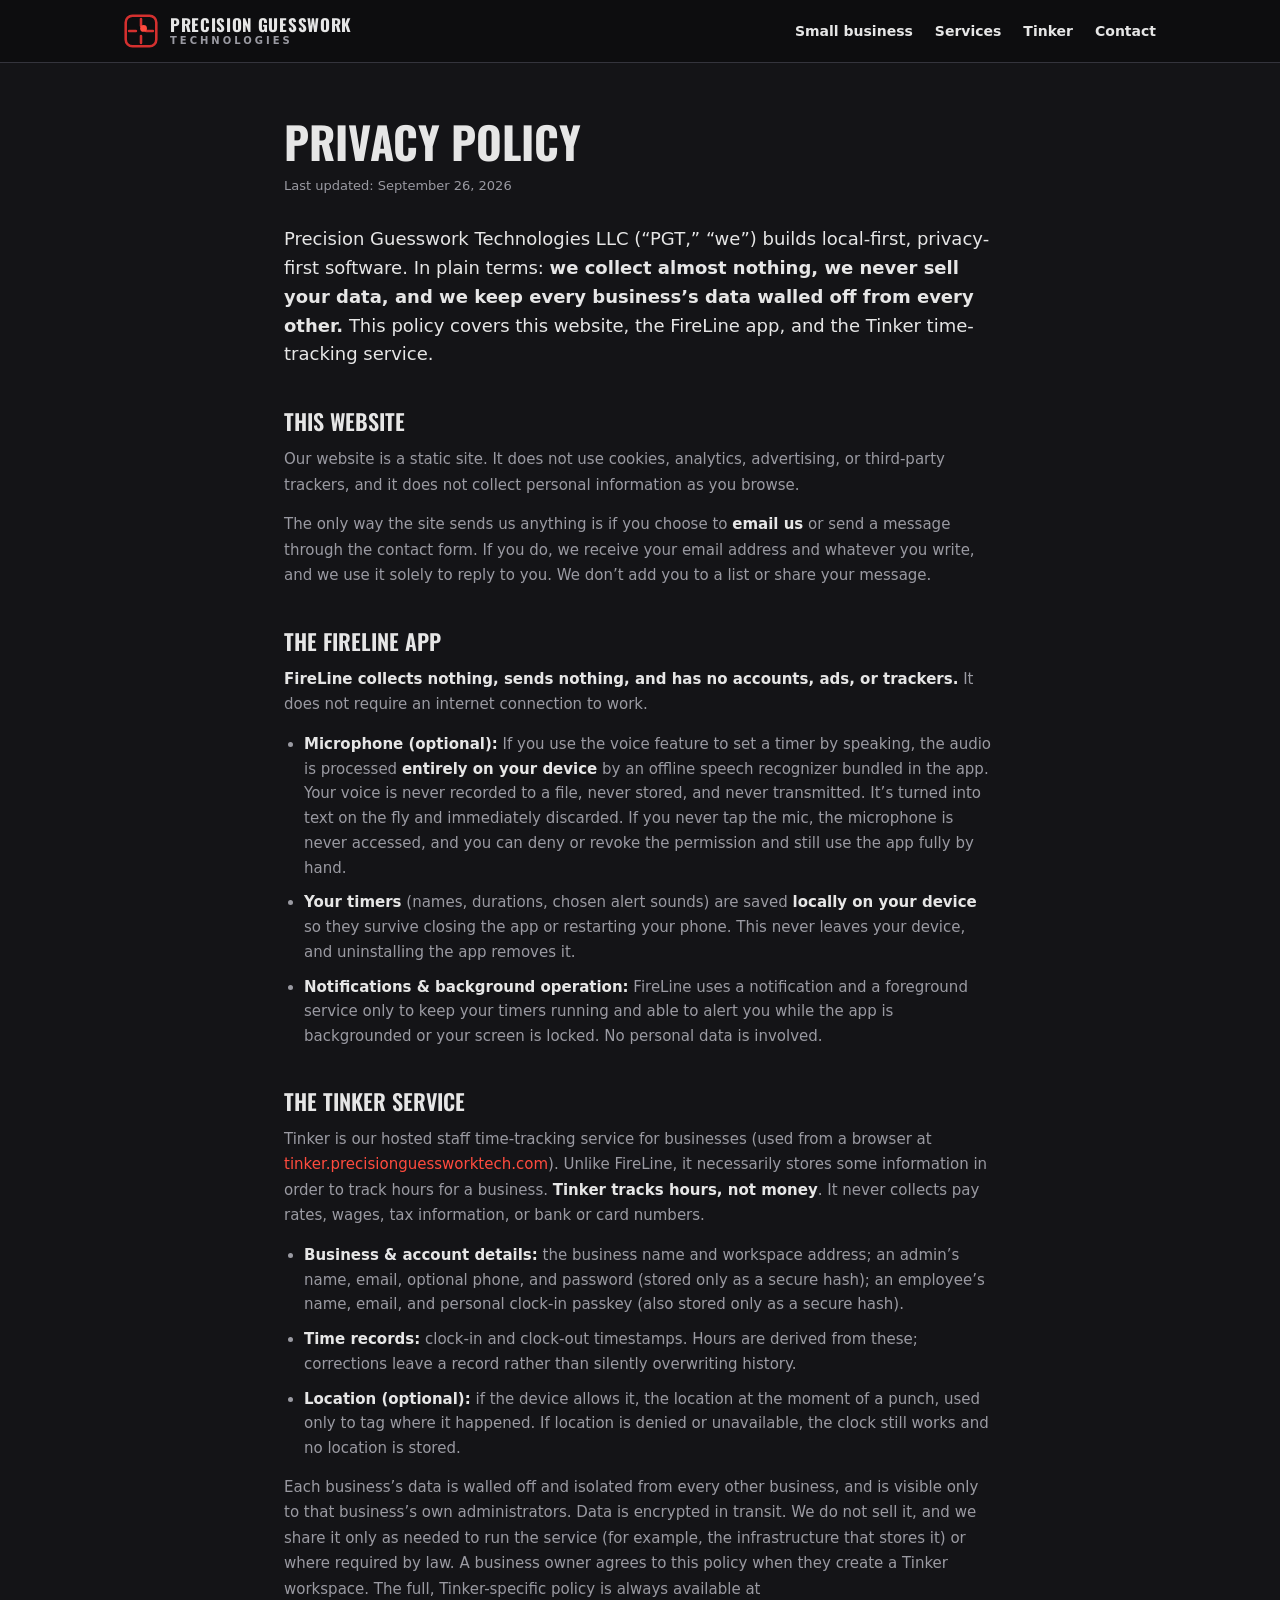
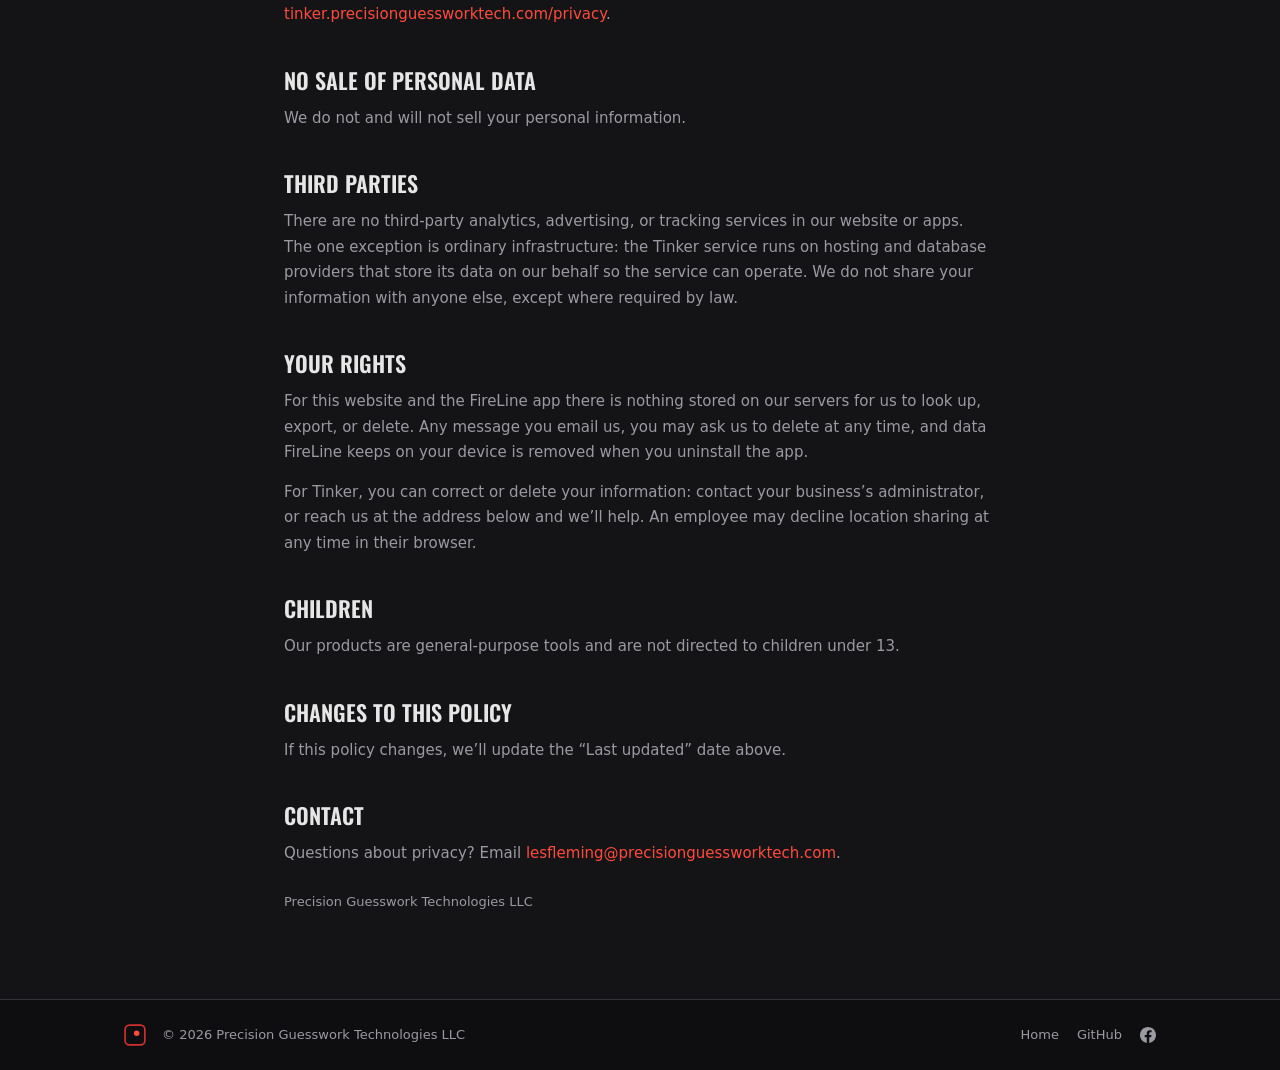
<file: privacy.html>
<!DOCTYPE html>
<html lang="en">
<head>
<meta charset="utf-8">
<meta name="viewport" content="width=device-width, initial-scale=1">
<meta name="theme-color" content="#0d0d0d">
<title>Privacy Policy | Precision Guesswork Technologies</title>
<meta name="description" content="Privacy policy for Precision Guesswork Technologies, covering this website, the FireLine app, and the Tinker time-tracking service. We collect almost nothing, sell nothing, and keep every business's data walled off.">
<link rel="icon" type="image/svg+xml" href="assets/favicon.svg">
<link rel="preconnect" href="https://fonts.googleapis.com">
<link rel="preconnect" href="https://fonts.gstatic.com" crossorigin>
<link href="https://fonts.googleapis.com/css2?family=Oswald:wght@500;600;700&display=swap" rel="stylesheet">
<style>
:root{--bg:#141417;--bg-deep:#0e0e10;--panel:#1f1f24;--panel-2:#2a2a31;--line:#34343c;--red:#d4302f;--red-hot:#ff4b3e;--amber:#e0a020;--green:#4ec07a;--text:#e6e6e6;--muted:#9a9aa2}
*{box-sizing:border-box}
html{scroll-behavior:smooth}
body{margin:0;background:var(--bg);color:var(--text);font-family:-apple-system,"Segoe UI",Roboto,system-ui,sans-serif;-webkit-font-smoothing:antialiased}
a{color:var(--red-hot);text-decoration:none}
a:hover{color:var(--text)}
::selection{background:var(--red);color:#fff}
.wrap{max-width:1080px;margin:0 auto;padding:0 24px}
.display{font-family:Oswald,"Arial Narrow",sans-serif;text-transform:uppercase}
header.site{position:sticky;top:0;z-index:50;background:rgba(14,14,16,.92);backdrop-filter:blur(8px);border-bottom:1px solid var(--line)}
header.site .wrap{padding-top:14px;padding-bottom:14px;display:flex;align-items:center;gap:24px}
.brand{display:flex;align-items:center;gap:12px;color:var(--text)}
.brand:hover{color:var(--text)}
.brand-name{display:flex;flex-direction:column;line-height:1}
.brand-name .top{font-family:Oswald,"Arial Narrow",sans-serif;font-weight:700;font-size:17px;letter-spacing:.04em;text-transform:uppercase}
.brand-name .sub{font-size:10px;font-weight:600;letter-spacing:.3em;text-transform:uppercase;color:var(--muted);margin-top:3px}
nav.main{margin-left:auto;display:flex;align-items:center;gap:22px;font-size:14px;font-weight:600}
nav.main a{color:var(--text)}
nav.main a:hover{color:var(--red-hot)}
main.doc{padding-top:56px;padding-bottom:72px}
.doc .measure{max-width:760px}
.doc h1{font-family:Oswald,"Arial Narrow",sans-serif;text-transform:uppercase;font-weight:700;font-size:clamp(30px,5vw,44px);line-height:1.05;margin:0}
.doc .updated{color:var(--muted);font-size:13px;margin:10px 0 28px}
.doc .lead{font-size:18px;line-height:1.6;color:var(--text);text-wrap:pretty}
.doc h2{font-family:Oswald,"Arial Narrow",sans-serif;text-transform:uppercase;font-weight:600;font-size:22px;margin:36px 0 10px}
.doc p{font-size:15px;line-height:1.7;color:var(--muted);margin:0 0 14px;text-wrap:pretty}
.doc strong{color:var(--text)}
.doc ul{margin:0 0 14px;padding-left:20px;display:flex;flex-direction:column;gap:10px}
.doc li{font-size:15px;line-height:1.65;color:var(--muted)}
.doc .muted{color:var(--muted);font-size:13px;margin-top:24px}
footer.site{border-top:1px solid var(--line);background:var(--bg-deep)}
footer.site .wrap{padding-top:24px;padding-bottom:24px;display:flex;align-items:center;gap:16px;flex-wrap:wrap;font-size:13px;color:var(--muted)}
footer.site a{color:var(--muted)}
footer.site a:hover{color:var(--text)}
@media (max-width:720px){nav.main{gap:14px}.brand-name .top{font-size:15px}}
</style>
</head>
<body id="top">

<header class="site">
  <div class="wrap">
    <a class="brand" href="index.html">
      <svg width="34" height="34" viewBox="0 0 40 40" aria-label="PGT mark">
        <rect x="2" y="2" width="36" height="36" rx="8" fill="none" stroke="#d4302f" stroke-width="3"/>
        <line x1="20" y1="6" x2="20" y2="14" stroke="#d4302f" stroke-width="3" stroke-linecap="round"/>
        <line x1="20" y1="26" x2="20" y2="34" stroke="#d4302f" stroke-width="3" stroke-linecap="round"/>
        <line x1="6" y1="20" x2="14" y2="20" stroke="#d4302f" stroke-width="3" stroke-linecap="round"/>
        <line x1="26" y1="20" x2="34" y2="20" stroke="#d4302f" stroke-width="3" stroke-linecap="round"/>
        <circle cx="23" cy="17" r="4" fill="#ff4b3e"/>
      </svg>
      <span class="brand-name"><span class="top">Precision Guesswork</span><span class="sub">Technologies</span></span>
    </a>
    <nav class="main">
      <a href="index.html#small-business">Small business</a>
      <a href="index.html#services">Services</a>
      <a href="index.html#tinker">Tinker</a>
      <a href="index.html#contact">Contact</a>
    </nav>
  </div>
</header>

<main class="doc">
  <div class="wrap measure">
    <h1>Privacy Policy</h1>
    <p class="updated">Last updated: September 26, 2026</p>

    <p class="lead">Precision Guesswork Technologies LLC (&ldquo;PGT,&rdquo; &ldquo;we&rdquo;) builds local-first, privacy-first software. In plain terms: <strong>we collect almost nothing, we never sell your data, and we keep every business&rsquo;s data walled off from every other.</strong> This policy covers this website, the FireLine app, and the Tinker time-tracking service.</p>

    <h2>This website</h2>
    <p>Our website is a static site. It does not use cookies, analytics, advertising, or third-party trackers, and it does not collect personal information as you browse.</p>
    <p>The only way the site sends us anything is if you choose to <strong>email us</strong> or send a message through the contact form. If you do, we receive your email address and whatever you write, and we use it solely to reply to you. We don&rsquo;t add you to a list or share your message.</p>

    <h2>The FireLine app</h2>
    <p><strong>FireLine collects nothing, sends nothing, and has no accounts, ads, or trackers.</strong> It does not require an internet connection to work.</p>
    <ul>
      <li><strong>Microphone (optional):</strong> If you use the voice feature to set a timer by speaking, the audio is processed <strong>entirely on your device</strong> by an offline speech recognizer bundled in the app. Your voice is never recorded to a file, never stored, and never transmitted. It&rsquo;s turned into text on the fly and immediately discarded. If you never tap the mic, the microphone is never accessed, and you can deny or revoke the permission and still use the app fully by hand.</li>
      <li><strong>Your timers</strong> (names, durations, chosen alert sounds) are saved <strong>locally on your device</strong> so they survive closing the app or restarting your phone. This never leaves your device, and uninstalling the app removes it.</li>
      <li><strong>Notifications &amp; background operation:</strong> FireLine uses a notification and a foreground service only to keep your timers running and able to alert you while the app is backgrounded or your screen is locked. No personal data is involved.</li>
    </ul>

    <h2>The Tinker service</h2>
    <p>Tinker is our hosted staff time-tracking service for businesses (used from a browser at <a href="https://tinker.precisionguessworktech.com/">tinker.precisionguessworktech.com</a>). Unlike FireLine, it necessarily stores some information in order to track hours for a business. <strong>Tinker tracks hours, not money</strong>. It never collects pay rates, wages, tax information, or bank or card numbers.</p>
    <ul>
      <li><strong>Business &amp; account details:</strong> the business name and workspace address; an admin&rsquo;s name, email, optional phone, and password (stored only as a secure hash); an employee&rsquo;s name, email, and personal clock-in passkey (also stored only as a secure hash).</li>
      <li><strong>Time records:</strong> clock-in and clock-out timestamps. Hours are derived from these; corrections leave a record rather than silently overwriting history.</li>
      <li><strong>Location (optional):</strong> if the device allows it, the location at the moment of a punch, used only to tag where it happened. If location is denied or unavailable, the clock still works and no location is stored.</li>
    </ul>
    <p>Each business&rsquo;s data is walled off and isolated from every other business, and is visible only to that business&rsquo;s own administrators. Data is encrypted in transit. We do not sell it, and we share it only as needed to run the service (for example, the infrastructure that stores it) or where required by law. A business owner agrees to this policy when they create a Tinker workspace. The full, Tinker-specific policy is always available at <a href="https://tinker.precisionguessworktech.com/privacy">tinker.precisionguessworktech.com/privacy</a>.</p>

    <h2>No sale of personal data</h2>
    <p>We do not and will not sell your personal information.</p>

    <h2>Third parties</h2>
    <p>There are no third-party analytics, advertising, or tracking services in our website or apps. The one exception is ordinary infrastructure: the Tinker service runs on hosting and database providers that store its data on our behalf so the service can operate. We do not share your information with anyone else, except where required by law.</p>

    <h2>Your rights</h2>
    <p>For this website and the FireLine app there is nothing stored on our servers for us to look up, export, or delete. Any message you email us, you may ask us to delete at any time, and data FireLine keeps on your device is removed when you uninstall the app.</p>
    <p>For Tinker, you can correct or delete your information: contact your business&rsquo;s administrator, or reach us at the address below and we&rsquo;ll help. An employee may decline location sharing at any time in their browser.</p>

    <h2>Children</h2>
    <p>Our products are general-purpose tools and are not directed to children under 13.</p>

    <h2>Changes to this policy</h2>
    <p>If this policy changes, we&rsquo;ll update the &ldquo;Last updated&rdquo; date above.</p>

    <h2>Contact</h2>
    <p>Questions about privacy? Email <a href="mailto:lesfleming@precisionguessworktech.com">lesfleming@precisionguessworktech.com</a>.</p>
    <p class="muted">Precision Guesswork Technologies LLC</p>
  </div>
</main>

<footer class="site">
  <div class="wrap">
    <svg width="22" height="22" viewBox="0 0 40 40" aria-hidden="true">
      <rect x="2" y="2" width="36" height="36" rx="8" fill="none" stroke="#d4302f" stroke-width="3"/>
      <circle cx="23" cy="17" r="5" fill="#ff4b3e"/>
    </svg>
    <span>&copy; 2026 Precision Guesswork Technologies LLC</span>
    <span style="margin-left:auto;display:flex;gap:18px">
      <a href="index.html">Home</a>
      <a href="https://github.com/chefsquatch" target="_blank" rel="noopener">GitHub</a>
      <a href="https://www.facebook.com/profile.php?id=61594731337695" target="_blank" rel="noopener" aria-label="PGT on Facebook" title="Facebook" style="display:inline-flex;align-items:center"><svg width="16" height="16" viewBox="0 0 24 24" fill="currentColor" aria-hidden="true"><path d="M24 12.07C24 5.41 18.63 0 12 0S0 5.41 0 12.07C0 18.1 4.39 23.1 10.13 24v-8.44H7.08v-3.49h3.05V9.41c0-3.02 1.79-4.69 4.53-4.69 1.31 0 2.69.24 2.69.24v2.97h-1.51c-1.49 0-1.96.93-1.96 1.89v2.25h3.33l-.53 3.49h-2.8V24C19.61 23.1 24 18.1 24 12.07z"/></svg></a>
    </span>
  </div>
</footer>

</body>
</html>
</file>
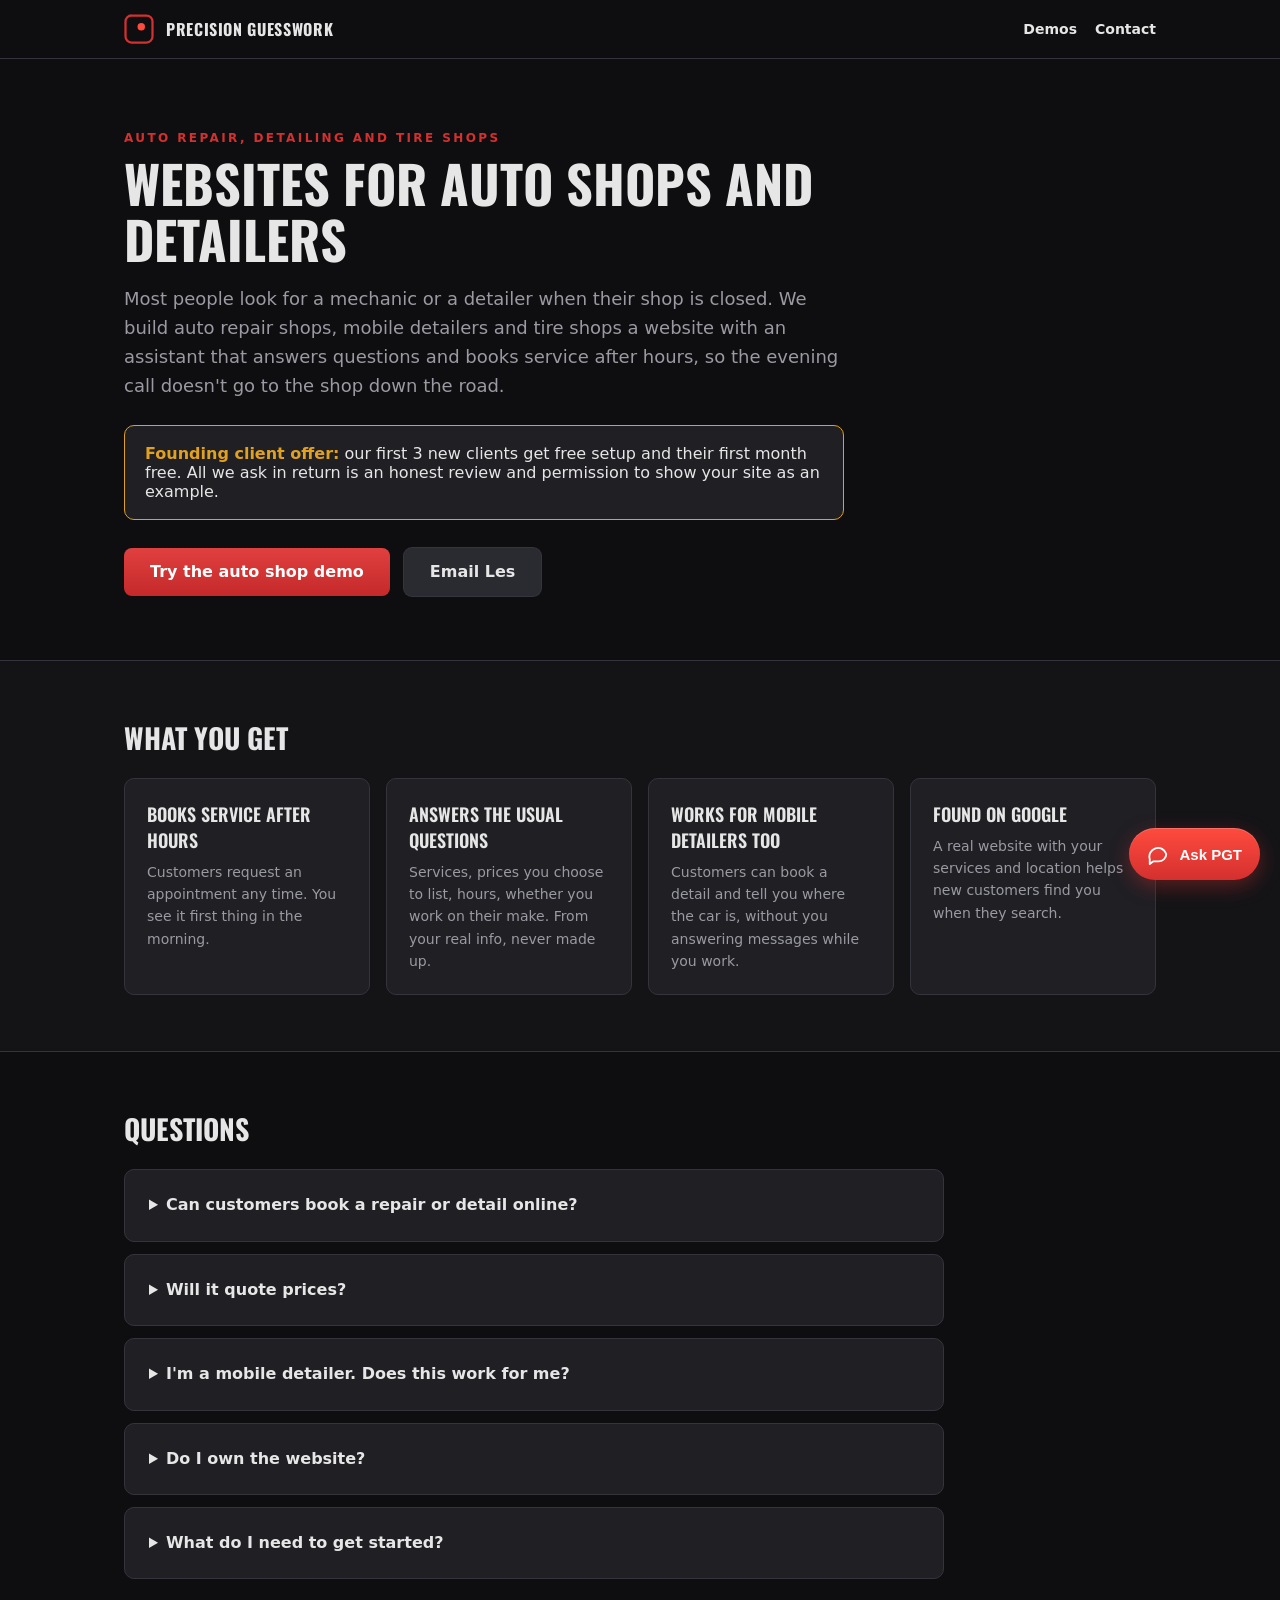
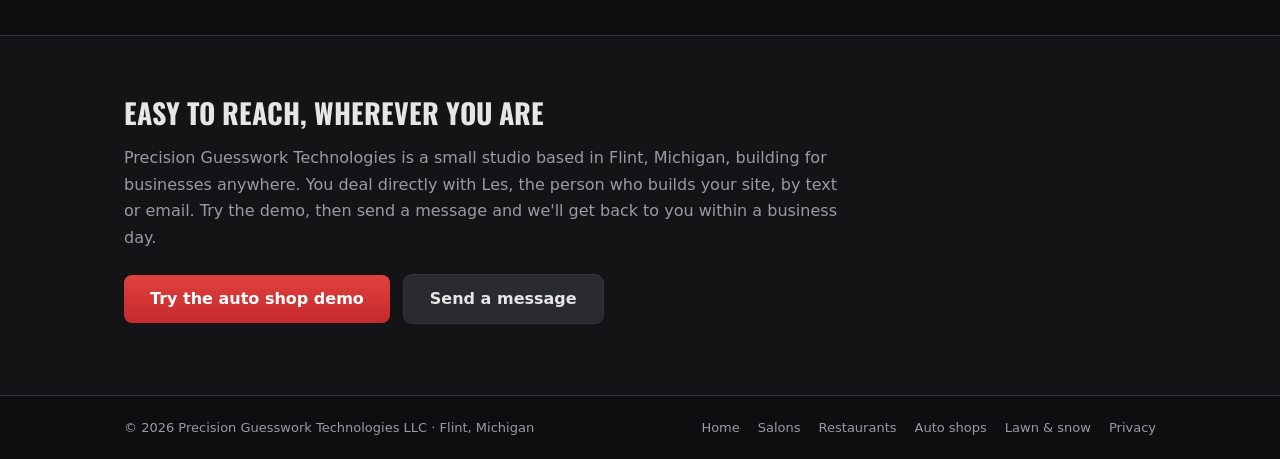
<file: websites-for-auto-shops.html>
<!DOCTYPE html>
<html lang="en">
<head>
<meta charset="utf-8">
<meta name="viewport" content="width=device-width, initial-scale=1">
<meta name="theme-color" content="#0d0d0d">
<title>Websites for Auto Repair Shops and Detailers | PGT</title>
<meta name="description" content="Websites for auto repair shops, detailers and tire shops, with an assistant that answers customer questions and books service, even after hours.">
<link rel="canonical" href="https://precisionguessworktech.com/websites-for-auto-shops.html">
<meta property="og:title" content="Websites for Auto Repair Shops and Detailers | PGT">
<meta property="og:description" content="Websites for auto repair shops, detailers and tire shops, with an assistant that answers customer questions and books service, even after hours.">
<meta property="og:type" content="website">
<meta property="og:url" content="https://precisionguessworktech.com/websites-for-auto-shops.html">
<link rel="icon" type="image/svg+xml" href="assets/favicon.svg">
<link rel="preconnect" href="https://fonts.googleapis.com">
<link rel="preconnect" href="https://fonts.gstatic.com" crossorigin>
<link href="https://fonts.googleapis.com/css2?family=Oswald:wght@500;600;700&display=swap" rel="stylesheet">
<script type="application/ld+json">{"@context": "https://schema.org", "@type": "Service", "name": "Websites and AI assistants for auto repair shops and detailers", "serviceType": "Website design and AI assistant", "description": "Websites for auto repair shops, detailers and tire shops, with an assistant that answers customer questions and books service, even after hours.", "url": "https://precisionguessworktech.com/websites-for-auto-shops.html", "provider": {"@id": "https://precisionguessworktech.com/#business"}, "areaServed": {"@type": "Country", "name": "United States"}}</script>
<script type="application/ld+json">{"@context": "https://schema.org", "@type": "FAQPage", "mainEntity": [{"@type": "Question", "name": "Can customers book a repair or detail online?", "acceptedAnswer": {"@type": "Answer", "text": "Yes. The assistant takes appointment requests any time and sends them to you."}}, {"@type": "Question", "name": "Will it quote prices?", "acceptedAnswer": {"@type": "Answer", "text": "Only the prices you choose to give it. If a job needs an inspection first, it says so and passes the customer to you."}}, {"@type": "Question", "name": "I'm a mobile detailer. Does this work for me?", "acceptedAnswer": {"@type": "Answer", "text": "Yes. Customers can book and tell you where the vehicle is, so you're not stuck answering messages while you're on a job."}}, {"@type": "Question", "name": "Do I own the website?", "acceptedAnswer": {"@type": "Answer", "text": "Yes. It's built and launched for you, and it's yours to keep."}}, {"@type": "Question", "name": "What do I need to get started?", "acceptedAnswer": {"@type": "Answer", "text": "Just your basic business information: what you offer, your hours, any prices you want listed, and a logo or photos if you have them. Les takes it from there and keeps you posted by text or email."}}]}</script>
<style>
:root{--bg:#141417;--bg-deep:#0e0e10;--panel:#1f1f24;--panel-2:#2a2a31;--line:#34343c;--red:#d4302f;--red-hot:#ff4b3e;--amber:#e0a020;--green:#4ec07a;--text:#e6e6e6;--muted:#9a9aa2}
*{box-sizing:border-box}
body{margin:0;background:var(--bg);color:var(--text);font-family:-apple-system,"Segoe UI",Roboto,system-ui,sans-serif;-webkit-font-smoothing:antialiased}
a{color:var(--red-hot);text-decoration:none}
a:hover{color:var(--text)}
.wrap{max-width:1080px;margin:0 auto;padding:0 24px}
.display{font-family:Oswald,"Arial Narrow",sans-serif;text-transform:uppercase}
.btn{min-height:48px;padding:0 26px;border:none;border-radius:8px;display:inline-flex;align-items:center;justify-content:center;font-weight:700;font-size:16px;cursor:pointer;color:var(--text)}
.btn-pri{color:#fff;background:linear-gradient(180deg,#e0413f,#c5292a)}
.btn-pri:hover{background:linear-gradient(180deg,#ef5552,#d2302f);color:#fff}
.btn-sec{background:var(--panel-2);box-shadow:0 0 0 1px var(--line)}
.btn-sec:hover{background:#33333b;color:var(--text)}
.kicker{font-size:12px;font-weight:700;letter-spacing:.2em;text-transform:uppercase;color:var(--red);margin-bottom:10px}
.card{background:var(--panel);border:1px solid var(--line);border-radius:10px;padding:24px}
.grid{display:grid;gap:16px;grid-template-columns:repeat(auto-fit,minmax(230px,1fr))}
header.site{border-bottom:1px solid var(--line);background:var(--bg-deep)}
header.site .wrap{padding-top:14px;padding-bottom:14px;display:flex;align-items:center;gap:16px;flex-wrap:wrap}
.brand{display:flex;align-items:center;gap:12px;color:var(--text);font-family:Oswald,"Arial Narrow",sans-serif;font-weight:700;letter-spacing:.04em;text-transform:uppercase}
header.site nav{margin-left:auto;display:flex;gap:18px;font-size:14px;font-weight:600}
header.site nav a{color:var(--text)}
.faq summary{cursor:pointer;font-weight:700;font-size:16px;line-height:1.4}
.faq p{margin:12px 0 0;font-size:15px;line-height:1.65;color:var(--muted)}
footer.site{border-top:1px solid var(--line);background:var(--bg-deep);font-size:13px;color:var(--muted)}
footer.site .wrap{padding-top:24px;padding-bottom:24px;display:flex;gap:16px;flex-wrap:wrap}
footer.site a{color:var(--muted)}
</style>
</head>
<body>

<header class="site">
  <div class="wrap">
    <a class="brand" href="/">
      <svg width="30" height="30" viewBox="0 0 40 40" aria-hidden="true"><rect x="2" y="2" width="36" height="36" rx="8" fill="none" stroke="#d4302f" stroke-width="3"/><circle cx="23" cy="17" r="5" fill="#ff4b3e"/></svg>
      Precision Guesswork
    </a>
    <nav>
      <a href="/#demos">Demos</a>
      <a href="/#contact">Contact</a>
    </nav>
  </div>
</header>

<main>
<section style="border-bottom:1px solid var(--line);background:var(--bg-deep)">
  <div class="wrap" style="padding-top:72px;padding-bottom:64px">
    <div class="kicker">Auto repair, detailing and tire shops</div>
    <h1 class="display" style="margin:0 0 18px;font-weight:700;font-size:clamp(32px,5vw,52px);line-height:1.08;max-width:860px">Websites for auto shops and detailers</h1>
    <p style="margin:0;font-size:18px;line-height:1.6;color:var(--muted);max-width:720px">Most people look for a mechanic or a detailer when their shop is closed. We build auto repair shops, mobile detailers and tire shops a website with an assistant that answers questions and books service after hours, so the evening call doesn&#x27;t go to the shop down the road.</p>
    <div class="card" style="margin-top:24px;max-width:720px;border-color:var(--amber);padding:18px 20px"><strong style="color:var(--amber)">Founding client offer:</strong> <span style="color:var(--text)">our first 3 new clients get free setup and their first month free. All we ask in return is an honest review and permission to show your site as an example.</span></div>
    <div style="display:flex;gap:14px;flex-wrap:wrap;margin-top:28px">
      <a class="btn btn-pri" href="https://demos.precisionguessworktech.com/auto" target="_blank" rel="noopener">Try the auto shop demo</a>
      <a class="btn btn-sec" href="mailto:lesfleming@precisionguessworktech.com?subject=Website%20for%20my%20business%20%28auto%20repair%29">Email Les</a>
    </div>
  </div>
</section>

<section style="border-bottom:1px solid var(--line)">
  <div class="wrap" style="padding-top:56px;padding-bottom:56px">
    <h2 class="display" style="margin:0 0 20px;font-size:28px">What you get</h2>
    <div class="grid">
      <div class="card" style="padding:22px"><h3 class="display" style="margin:0 0 8px;font-weight:600;font-size:18px">Books service after hours</h3><p style="margin:0;font-size:14px;line-height:1.6;color:var(--muted)">Customers request an appointment any time. You see it first thing in the morning.</p></div>
      <div class="card" style="padding:22px"><h3 class="display" style="margin:0 0 8px;font-weight:600;font-size:18px">Answers the usual questions</h3><p style="margin:0;font-size:14px;line-height:1.6;color:var(--muted)">Services, prices you choose to list, hours, whether you work on their make. From your real info, never made up.</p></div>
      <div class="card" style="padding:22px"><h3 class="display" style="margin:0 0 8px;font-weight:600;font-size:18px">Works for mobile detailers too</h3><p style="margin:0;font-size:14px;line-height:1.6;color:var(--muted)">Customers can book a detail and tell you where the car is, without you answering messages while you work.</p></div>
      <div class="card" style="padding:22px"><h3 class="display" style="margin:0 0 8px;font-weight:600;font-size:18px">Found on Google</h3><p style="margin:0;font-size:14px;line-height:1.6;color:var(--muted)">A real website with your services and location helps new customers find you when they search.</p></div>
    </div>

  </div>
</section>

<section style="border-bottom:1px solid var(--line);background:var(--bg-deep)">
  <div class="wrap" style="padding-top:56px;padding-bottom:56px">
    <h2 class="display" style="margin:0 0 20px;font-size:28px">Questions</h2>
    <div style="display:flex;flex-direction:column;gap:12px;max-width:820px">
      <details class="card faq"><summary>Can customers book a repair or detail online?</summary><p>Yes. The assistant takes appointment requests any time and sends them to you.</p></details>
      <details class="card faq"><summary>Will it quote prices?</summary><p>Only the prices you choose to give it. If a job needs an inspection first, it says so and passes the customer to you.</p></details>
      <details class="card faq"><summary>I&#x27;m a mobile detailer. Does this work for me?</summary><p>Yes. Customers can book and tell you where the vehicle is, so you&#x27;re not stuck answering messages while you&#x27;re on a job.</p></details>
      <details class="card faq"><summary>Do I own the website?</summary><p>Yes. It&#x27;s built and launched for you, and it&#x27;s yours to keep.</p></details>
      <details class="card faq"><summary>What do I need to get started?</summary><p>Just your basic business information: what you offer, your hours, any prices you want listed, and a logo or photos if you have them. Les takes it from there and keeps you posted by text or email.</p></details>
    </div>
  </div>
</section>

<section>
  <div class="wrap" style="padding-top:56px;padding-bottom:72px">
    <h2 class="display" style="margin:0 0 12px;font-size:28px">Easy to reach, wherever you are</h2>
    <p style="margin:0 0 24px;font-size:16px;line-height:1.65;color:var(--muted);max-width:720px">Precision Guesswork Technologies is a small studio based in Flint, Michigan, building for businesses anywhere. You deal directly with Les, the person who builds your site, by text or email. Try the demo, then send a message and we'll get back to you within a business day.</p>
    <div style="display:flex;gap:14px;flex-wrap:wrap">
      <a class="btn btn-pri" href="https://demos.precisionguessworktech.com/auto" target="_blank" rel="noopener">Try the auto shop demo</a>
      <a class="btn btn-sec" href="/#contact">Send a message</a>
    </div>
  </div>
</section>
</main>

<footer class="site">
  <div class="wrap">
    <span>© 2026 Precision Guesswork Technologies LLC · Flint, Michigan</span>
    <span style="margin-left:auto;display:flex;gap:18px">
      <a href="/">Home</a>
      <a href="/websites-for-salons.html">Salons</a>
      <a href="/websites-for-restaurants.html">Restaurants</a>
      <a href="/websites-for-auto-shops.html">Auto shops</a>
      <a href="/websites-for-lawn-and-snow.html">Lawn &amp; snow</a>
      <a href="/privacy.html">Privacy</a>
    </span>
  </div>
</footer>

<script>
  window.pgtAssistant = window.pgtAssistant || { _pendingOpen: false, open: function () { this._pendingOpen = true; }, close: function () {} };
</script>
<script src="assets/pgt-assistant.js?v=20261026" data-api="https://pgt-site-assistant.onrender.com" defer></script>
</body>
</html>
</file>
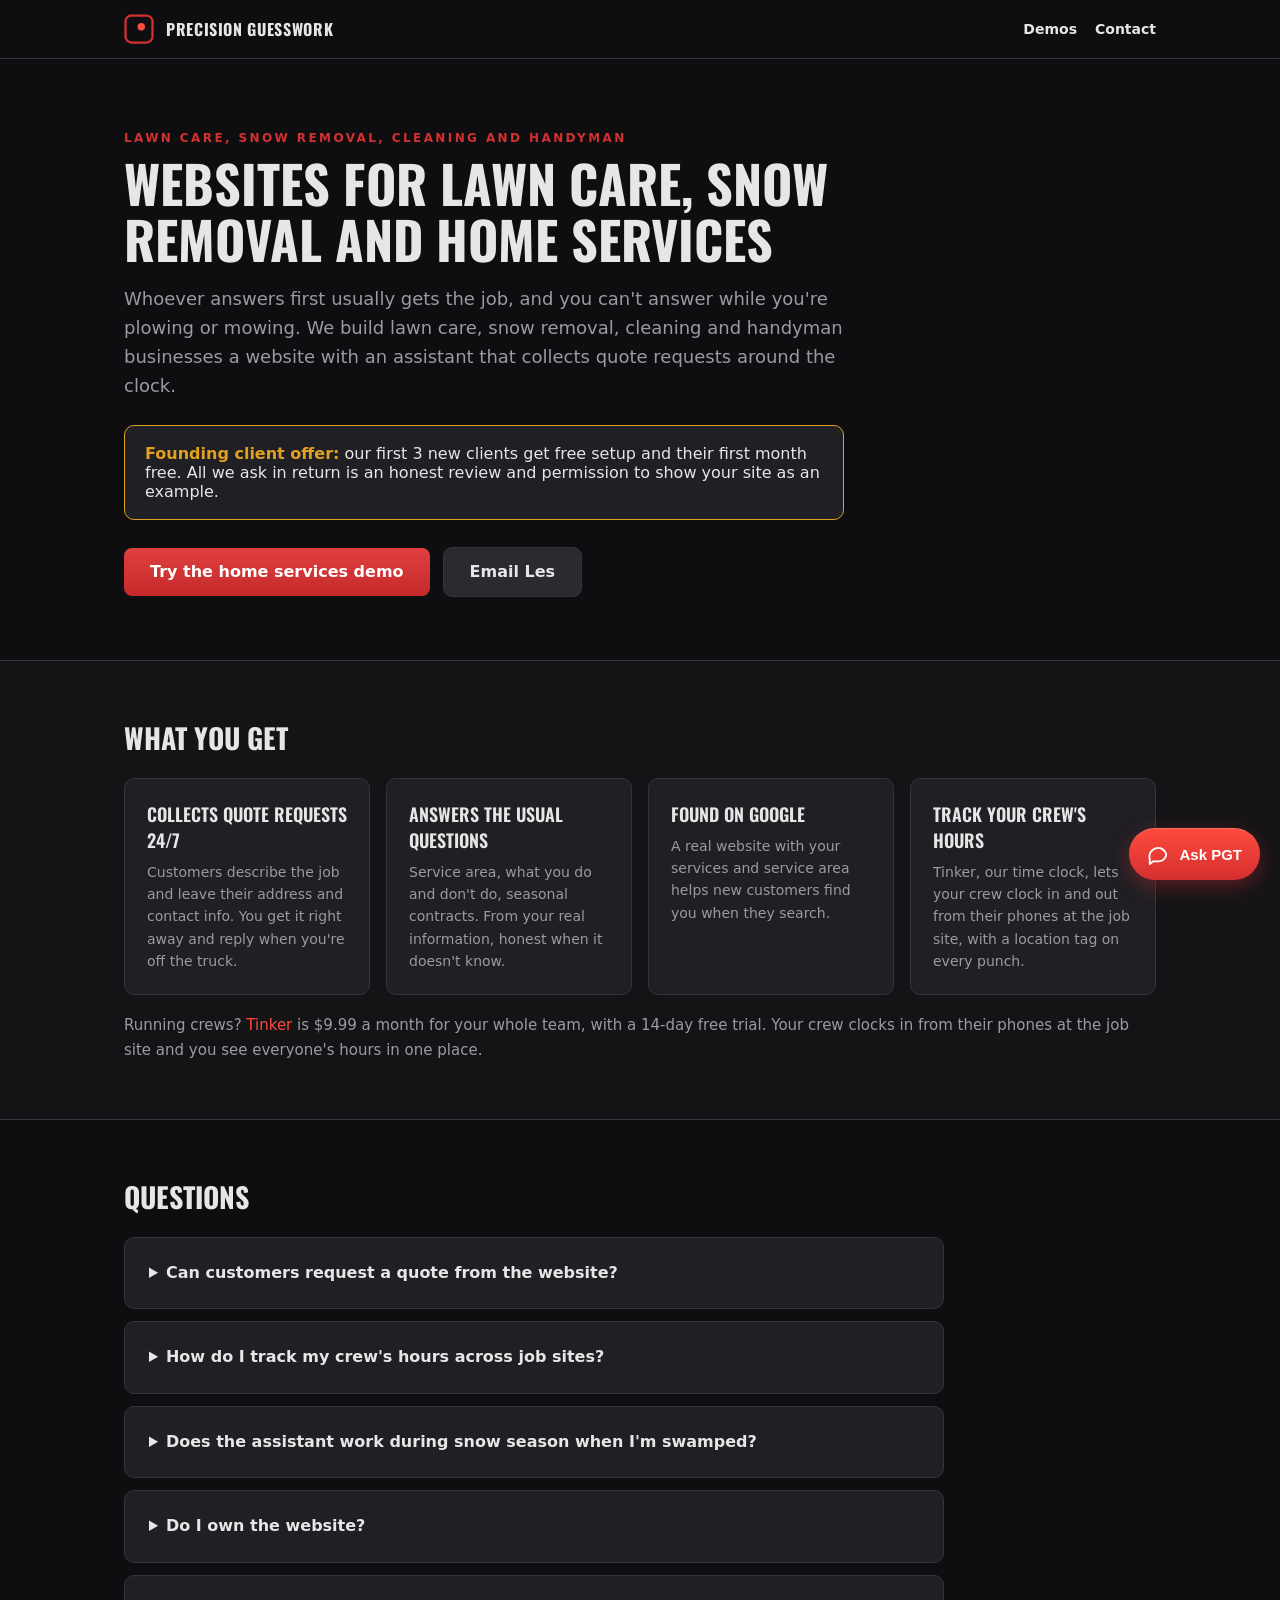
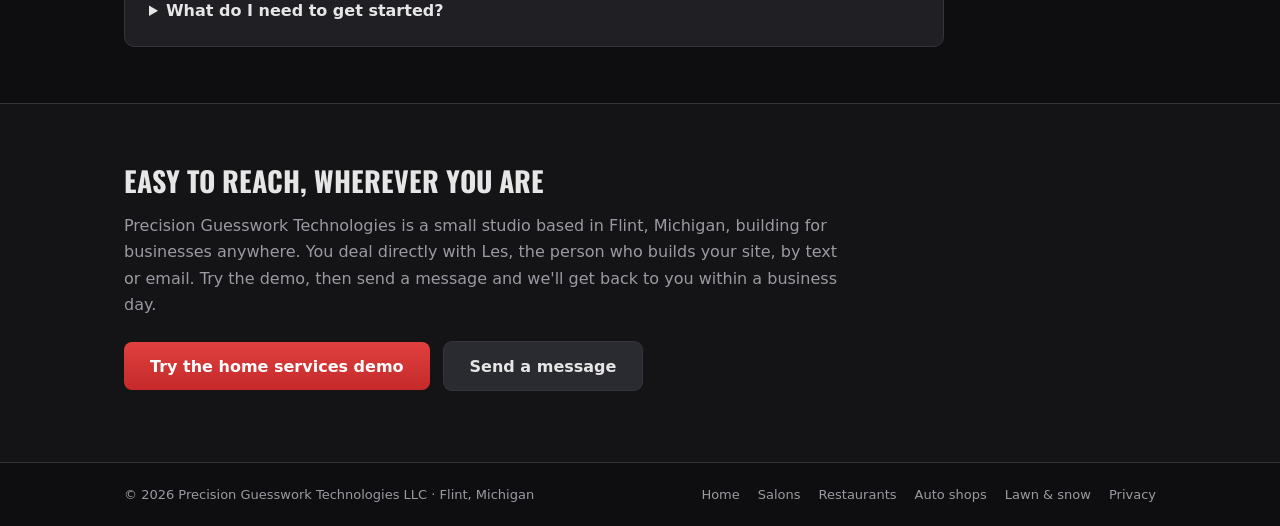
<file: websites-for-lawn-and-snow.html>
<!DOCTYPE html>
<html lang="en">
<head>
<meta charset="utf-8">
<meta name="viewport" content="width=device-width, initial-scale=1">
<meta name="theme-color" content="#0d0d0d">
<title>Websites for Lawn Care, Snow Removal and Home Services | PGT</title>
<meta name="description" content="Websites for lawn care, snow removal, cleaning and handyman businesses, with an assistant that collects quote requests around the clock. Plus Tinker, a phone time clock for crews.">
<link rel="canonical" href="https://precisionguessworktech.com/websites-for-lawn-and-snow.html">
<meta property="og:title" content="Websites for Lawn Care, Snow Removal and Home Services | PGT">
<meta property="og:description" content="Websites for lawn care, snow removal, cleaning and handyman businesses, with an assistant that collects quote requests around the clock. Plus Tinker, a phone time clock for crews.">
<meta property="og:type" content="website">
<meta property="og:url" content="https://precisionguessworktech.com/websites-for-lawn-and-snow.html">
<link rel="icon" type="image/svg+xml" href="assets/favicon.svg">
<link rel="preconnect" href="https://fonts.googleapis.com">
<link rel="preconnect" href="https://fonts.gstatic.com" crossorigin>
<link href="https://fonts.googleapis.com/css2?family=Oswald:wght@500;600;700&display=swap" rel="stylesheet">
<script type="application/ld+json">{"@context": "https://schema.org", "@type": "Service", "name": "Websites and AI assistants for lawn care, snow removal and home service companies", "serviceType": "Website design and AI assistant", "description": "Websites for lawn care, snow removal, cleaning and handyman businesses, with an assistant that collects quote requests around the clock. Plus Tinker, a phone time clock for crews.", "url": "https://precisionguessworktech.com/websites-for-lawn-and-snow.html", "provider": {"@id": "https://precisionguessworktech.com/#business"}, "areaServed": {"@type": "Country", "name": "United States"}}</script>
<script type="application/ld+json">{"@context": "https://schema.org", "@type": "FAQPage", "mainEntity": [{"@type": "Question", "name": "Can customers request a quote from the website?", "acceptedAnswer": {"@type": "Answer", "text": "Yes. The assistant collects the job details, address and contact info any time of day and sends them to you."}}, {"@type": "Question", "name": "How do I track my crew's hours across job sites?", "acceptedAnswer": {"@type": "Answer", "text": "Tinker lets each crew member clock in and out from their own phone at the job site, tags the location, and gives you pay-period hour reports. It's $9.99 a month for the whole team, with a 14-day free trial."}}, {"@type": "Question", "name": "Does the assistant work during snow season when I'm swamped?", "acceptedAnswer": {"@type": "Answer", "text": "That's when it helps most. It keeps answering questions and taking requests while you're out on the trucks."}}, {"@type": "Question", "name": "Do I own the website?", "acceptedAnswer": {"@type": "Answer", "text": "Yes. It's built and launched for you, and it's yours to keep."}}, {"@type": "Question", "name": "What do I need to get started?", "acceptedAnswer": {"@type": "Answer", "text": "Just your basic business information: what you offer, your hours, any prices you want listed, and a logo or photos if you have them. Les takes it from there and keeps you posted by text or email."}}]}</script>
<style>
:root{--bg:#141417;--bg-deep:#0e0e10;--panel:#1f1f24;--panel-2:#2a2a31;--line:#34343c;--red:#d4302f;--red-hot:#ff4b3e;--amber:#e0a020;--green:#4ec07a;--text:#e6e6e6;--muted:#9a9aa2}
*{box-sizing:border-box}
body{margin:0;background:var(--bg);color:var(--text);font-family:-apple-system,"Segoe UI",Roboto,system-ui,sans-serif;-webkit-font-smoothing:antialiased}
a{color:var(--red-hot);text-decoration:none}
a:hover{color:var(--text)}
.wrap{max-width:1080px;margin:0 auto;padding:0 24px}
.display{font-family:Oswald,"Arial Narrow",sans-serif;text-transform:uppercase}
.btn{min-height:48px;padding:0 26px;border:none;border-radius:8px;display:inline-flex;align-items:center;justify-content:center;font-weight:700;font-size:16px;cursor:pointer;color:var(--text)}
.btn-pri{color:#fff;background:linear-gradient(180deg,#e0413f,#c5292a)}
.btn-pri:hover{background:linear-gradient(180deg,#ef5552,#d2302f);color:#fff}
.btn-sec{background:var(--panel-2);box-shadow:0 0 0 1px var(--line)}
.btn-sec:hover{background:#33333b;color:var(--text)}
.kicker{font-size:12px;font-weight:700;letter-spacing:.2em;text-transform:uppercase;color:var(--red);margin-bottom:10px}
.card{background:var(--panel);border:1px solid var(--line);border-radius:10px;padding:24px}
.grid{display:grid;gap:16px;grid-template-columns:repeat(auto-fit,minmax(230px,1fr))}
header.site{border-bottom:1px solid var(--line);background:var(--bg-deep)}
header.site .wrap{padding-top:14px;padding-bottom:14px;display:flex;align-items:center;gap:16px;flex-wrap:wrap}
.brand{display:flex;align-items:center;gap:12px;color:var(--text);font-family:Oswald,"Arial Narrow",sans-serif;font-weight:700;letter-spacing:.04em;text-transform:uppercase}
header.site nav{margin-left:auto;display:flex;gap:18px;font-size:14px;font-weight:600}
header.site nav a{color:var(--text)}
.faq summary{cursor:pointer;font-weight:700;font-size:16px;line-height:1.4}
.faq p{margin:12px 0 0;font-size:15px;line-height:1.65;color:var(--muted)}
footer.site{border-top:1px solid var(--line);background:var(--bg-deep);font-size:13px;color:var(--muted)}
footer.site .wrap{padding-top:24px;padding-bottom:24px;display:flex;gap:16px;flex-wrap:wrap}
footer.site a{color:var(--muted)}
</style>
</head>
<body>

<header class="site">
  <div class="wrap">
    <a class="brand" href="/">
      <svg width="30" height="30" viewBox="0 0 40 40" aria-hidden="true"><rect x="2" y="2" width="36" height="36" rx="8" fill="none" stroke="#d4302f" stroke-width="3"/><circle cx="23" cy="17" r="5" fill="#ff4b3e"/></svg>
      Precision Guesswork
    </a>
    <nav>
      <a href="/#demos">Demos</a>
      <a href="/#contact">Contact</a>
    </nav>
  </div>
</header>

<main>
<section style="border-bottom:1px solid var(--line);background:var(--bg-deep)">
  <div class="wrap" style="padding-top:72px;padding-bottom:64px">
    <div class="kicker">Lawn care, snow removal, cleaning and handyman</div>
    <h1 class="display" style="margin:0 0 18px;font-weight:700;font-size:clamp(32px,5vw,52px);line-height:1.08;max-width:860px">Websites for lawn care, snow removal and home services</h1>
    <p style="margin:0;font-size:18px;line-height:1.6;color:var(--muted);max-width:720px">Whoever answers first usually gets the job, and you can&#x27;t answer while you&#x27;re plowing or mowing. We build lawn care, snow removal, cleaning and handyman businesses a website with an assistant that collects quote requests around the clock.</p>
    <div class="card" style="margin-top:24px;max-width:720px;border-color:var(--amber);padding:18px 20px"><strong style="color:var(--amber)">Founding client offer:</strong> <span style="color:var(--text)">our first 3 new clients get free setup and their first month free. All we ask in return is an honest review and permission to show your site as an example.</span></div>
    <div style="display:flex;gap:14px;flex-wrap:wrap;margin-top:28px">
      <a class="btn btn-pri" href="https://demos.precisionguessworktech.com/home" target="_blank" rel="noopener">Try the home services demo</a>
      <a class="btn btn-sec" href="mailto:lesfleming@precisionguessworktech.com?subject=Website%20for%20my%20business%20%28lawn%20care%29">Email Les</a>
    </div>
  </div>
</section>

<section style="border-bottom:1px solid var(--line)">
  <div class="wrap" style="padding-top:56px;padding-bottom:56px">
    <h2 class="display" style="margin:0 0 20px;font-size:28px">What you get</h2>
    <div class="grid">
      <div class="card" style="padding:22px"><h3 class="display" style="margin:0 0 8px;font-weight:600;font-size:18px">Collects quote requests 24/7</h3><p style="margin:0;font-size:14px;line-height:1.6;color:var(--muted)">Customers describe the job and leave their address and contact info. You get it right away and reply when you&#x27;re off the truck.</p></div>
      <div class="card" style="padding:22px"><h3 class="display" style="margin:0 0 8px;font-weight:600;font-size:18px">Answers the usual questions</h3><p style="margin:0;font-size:14px;line-height:1.6;color:var(--muted)">Service area, what you do and don&#x27;t do, seasonal contracts. From your real information, honest when it doesn&#x27;t know.</p></div>
      <div class="card" style="padding:22px"><h3 class="display" style="margin:0 0 8px;font-weight:600;font-size:18px">Found on Google</h3><p style="margin:0;font-size:14px;line-height:1.6;color:var(--muted)">A real website with your services and service area helps new customers find you when they search.</p></div>
      <div class="card" style="padding:22px"><h3 class="display" style="margin:0 0 8px;font-weight:600;font-size:18px">Track your crew&#x27;s hours</h3><p style="margin:0;font-size:14px;line-height:1.6;color:var(--muted)">Tinker, our time clock, lets your crew clock in and out from their phones at the job site, with a location tag on every punch.</p></div>
    </div>
<p style="margin:18px 0 0;font-size:15px;line-height:1.65;color:var(--muted)">Running crews? <a href="https://tinker.precisionguessworktech.com/">Tinker</a> is $9.99 a month for your whole team, with a 14-day free trial. Your crew clocks in from their phones at the job site and you see everyone's hours in one place.</p>
  </div>
</section>

<section style="border-bottom:1px solid var(--line);background:var(--bg-deep)">
  <div class="wrap" style="padding-top:56px;padding-bottom:56px">
    <h2 class="display" style="margin:0 0 20px;font-size:28px">Questions</h2>
    <div style="display:flex;flex-direction:column;gap:12px;max-width:820px">
      <details class="card faq"><summary>Can customers request a quote from the website?</summary><p>Yes. The assistant collects the job details, address and contact info any time of day and sends them to you.</p></details>
      <details class="card faq"><summary>How do I track my crew&#x27;s hours across job sites?</summary><p>Tinker lets each crew member clock in and out from their own phone at the job site, tags the location, and gives you pay-period hour reports. It&#x27;s $9.99 a month for the whole team, with a 14-day free trial.</p></details>
      <details class="card faq"><summary>Does the assistant work during snow season when I&#x27;m swamped?</summary><p>That&#x27;s when it helps most. It keeps answering questions and taking requests while you&#x27;re out on the trucks.</p></details>
      <details class="card faq"><summary>Do I own the website?</summary><p>Yes. It&#x27;s built and launched for you, and it&#x27;s yours to keep.</p></details>
      <details class="card faq"><summary>What do I need to get started?</summary><p>Just your basic business information: what you offer, your hours, any prices you want listed, and a logo or photos if you have them. Les takes it from there and keeps you posted by text or email.</p></details>
    </div>
  </div>
</section>

<section>
  <div class="wrap" style="padding-top:56px;padding-bottom:72px">
    <h2 class="display" style="margin:0 0 12px;font-size:28px">Easy to reach, wherever you are</h2>
    <p style="margin:0 0 24px;font-size:16px;line-height:1.65;color:var(--muted);max-width:720px">Precision Guesswork Technologies is a small studio based in Flint, Michigan, building for businesses anywhere. You deal directly with Les, the person who builds your site, by text or email. Try the demo, then send a message and we'll get back to you within a business day.</p>
    <div style="display:flex;gap:14px;flex-wrap:wrap">
      <a class="btn btn-pri" href="https://demos.precisionguessworktech.com/home" target="_blank" rel="noopener">Try the home services demo</a>
      <a class="btn btn-sec" href="/#contact">Send a message</a>
    </div>
  </div>
</section>
</main>

<footer class="site">
  <div class="wrap">
    <span>© 2026 Precision Guesswork Technologies LLC · Flint, Michigan</span>
    <span style="margin-left:auto;display:flex;gap:18px">
      <a href="/">Home</a>
      <a href="/websites-for-salons.html">Salons</a>
      <a href="/websites-for-restaurants.html">Restaurants</a>
      <a href="/websites-for-auto-shops.html">Auto shops</a>
      <a href="/websites-for-lawn-and-snow.html">Lawn &amp; snow</a>
      <a href="/privacy.html">Privacy</a>
    </span>
  </div>
</footer>

<script>
  window.pgtAssistant = window.pgtAssistant || { _pendingOpen: false, open: function () { this._pendingOpen = true; }, close: function () {} };
</script>
<script src="assets/pgt-assistant.js?v=20261026" data-api="https://pgt-site-assistant.onrender.com" defer></script>
</body>
</html>
</file>
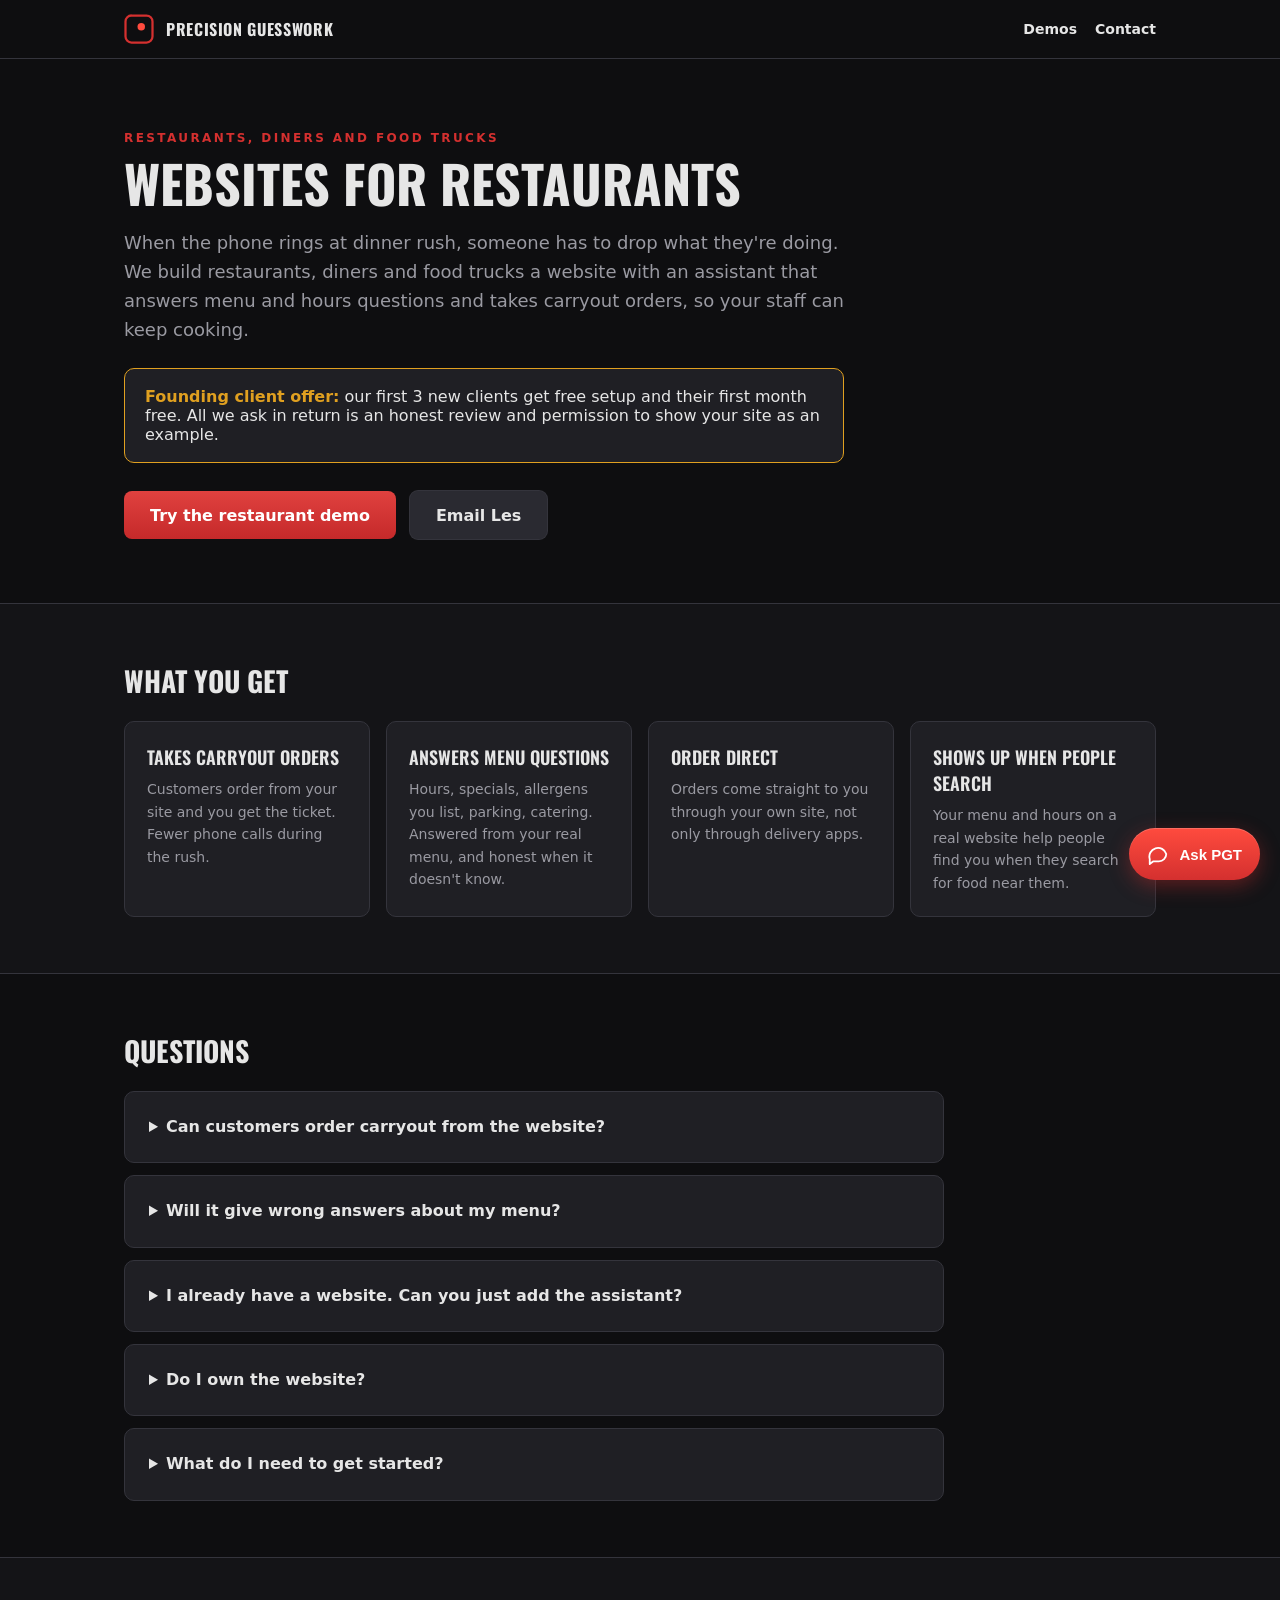
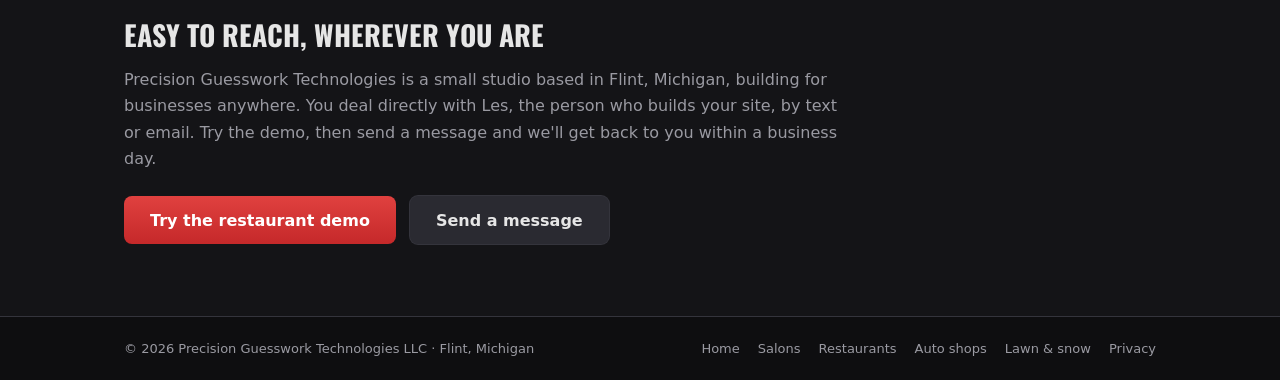
<file: websites-for-restaurants.html>
<!DOCTYPE html>
<html lang="en">
<head>
<meta charset="utf-8">
<meta name="viewport" content="width=device-width, initial-scale=1">
<meta name="theme-color" content="#0d0d0d">
<title>Websites for Restaurants with Online Ordering | PGT</title>
<meta name="description" content="Websites for restaurants, diners and coney islands, with an assistant that answers menu and hours questions and takes carryout orders direct.">
<link rel="canonical" href="https://precisionguessworktech.com/websites-for-restaurants.html">
<meta property="og:title" content="Websites for Restaurants with Online Ordering | PGT">
<meta property="og:description" content="Websites for restaurants, diners and coney islands, with an assistant that answers menu and hours questions and takes carryout orders direct.">
<meta property="og:type" content="website">
<meta property="og:url" content="https://precisionguessworktech.com/websites-for-restaurants.html">
<link rel="icon" type="image/svg+xml" href="assets/favicon.svg">
<link rel="preconnect" href="https://fonts.googleapis.com">
<link rel="preconnect" href="https://fonts.gstatic.com" crossorigin>
<link href="https://fonts.googleapis.com/css2?family=Oswald:wght@500;600;700&display=swap" rel="stylesheet">
<script type="application/ld+json">{"@context": "https://schema.org", "@type": "Service", "name": "Websites and AI assistants for restaurants", "serviceType": "Website design and AI assistant", "description": "Websites for restaurants, diners and coney islands, with an assistant that answers menu and hours questions and takes carryout orders direct.", "url": "https://precisionguessworktech.com/websites-for-restaurants.html", "provider": {"@id": "https://precisionguessworktech.com/#business"}, "areaServed": {"@type": "Country", "name": "United States"}}</script>
<script type="application/ld+json">{"@context": "https://schema.org", "@type": "FAQPage", "mainEntity": [{"@type": "Question", "name": "Can customers order carryout from the website?", "acceptedAnswer": {"@type": "Answer", "text": "Yes. The assistant takes carryout orders and sends them to you, along with answering questions about the menu and hours."}}, {"@type": "Question", "name": "Will it give wrong answers about my menu?", "acceptedAnswer": {"@type": "Answer", "text": "It answers only from the menu and information you give it. If someone asks something that isn't there, it says it doesn't know and hands it to you."}}, {"@type": "Question", "name": "I already have a website. Can you just add the assistant?", "acceptedAnswer": {"@type": "Answer", "text": "Yes. The assistant can be added to most existing websites."}}, {"@type": "Question", "name": "Do I own the website?", "acceptedAnswer": {"@type": "Answer", "text": "Yes. It's built and launched for you, and it's yours to keep."}}, {"@type": "Question", "name": "What do I need to get started?", "acceptedAnswer": {"@type": "Answer", "text": "Just your basic business information: what you offer, your hours, any prices you want listed, and a logo or photos if you have them. Les takes it from there and keeps you posted by text or email."}}]}</script>
<style>
:root{--bg:#141417;--bg-deep:#0e0e10;--panel:#1f1f24;--panel-2:#2a2a31;--line:#34343c;--red:#d4302f;--red-hot:#ff4b3e;--amber:#e0a020;--green:#4ec07a;--text:#e6e6e6;--muted:#9a9aa2}
*{box-sizing:border-box}
body{margin:0;background:var(--bg);color:var(--text);font-family:-apple-system,"Segoe UI",Roboto,system-ui,sans-serif;-webkit-font-smoothing:antialiased}
a{color:var(--red-hot);text-decoration:none}
a:hover{color:var(--text)}
.wrap{max-width:1080px;margin:0 auto;padding:0 24px}
.display{font-family:Oswald,"Arial Narrow",sans-serif;text-transform:uppercase}
.btn{min-height:48px;padding:0 26px;border:none;border-radius:8px;display:inline-flex;align-items:center;justify-content:center;font-weight:700;font-size:16px;cursor:pointer;color:var(--text)}
.btn-pri{color:#fff;background:linear-gradient(180deg,#e0413f,#c5292a)}
.btn-pri:hover{background:linear-gradient(180deg,#ef5552,#d2302f);color:#fff}
.btn-sec{background:var(--panel-2);box-shadow:0 0 0 1px var(--line)}
.btn-sec:hover{background:#33333b;color:var(--text)}
.kicker{font-size:12px;font-weight:700;letter-spacing:.2em;text-transform:uppercase;color:var(--red);margin-bottom:10px}
.card{background:var(--panel);border:1px solid var(--line);border-radius:10px;padding:24px}
.grid{display:grid;gap:16px;grid-template-columns:repeat(auto-fit,minmax(230px,1fr))}
header.site{border-bottom:1px solid var(--line);background:var(--bg-deep)}
header.site .wrap{padding-top:14px;padding-bottom:14px;display:flex;align-items:center;gap:16px;flex-wrap:wrap}
.brand{display:flex;align-items:center;gap:12px;color:var(--text);font-family:Oswald,"Arial Narrow",sans-serif;font-weight:700;letter-spacing:.04em;text-transform:uppercase}
header.site nav{margin-left:auto;display:flex;gap:18px;font-size:14px;font-weight:600}
header.site nav a{color:var(--text)}
.faq summary{cursor:pointer;font-weight:700;font-size:16px;line-height:1.4}
.faq p{margin:12px 0 0;font-size:15px;line-height:1.65;color:var(--muted)}
footer.site{border-top:1px solid var(--line);background:var(--bg-deep);font-size:13px;color:var(--muted)}
footer.site .wrap{padding-top:24px;padding-bottom:24px;display:flex;gap:16px;flex-wrap:wrap}
footer.site a{color:var(--muted)}
</style>
</head>
<body>

<header class="site">
  <div class="wrap">
    <a class="brand" href="/">
      <svg width="30" height="30" viewBox="0 0 40 40" aria-hidden="true"><rect x="2" y="2" width="36" height="36" rx="8" fill="none" stroke="#d4302f" stroke-width="3"/><circle cx="23" cy="17" r="5" fill="#ff4b3e"/></svg>
      Precision Guesswork
    </a>
    <nav>
      <a href="/#demos">Demos</a>
      <a href="/#contact">Contact</a>
    </nav>
  </div>
</header>

<main>
<section style="border-bottom:1px solid var(--line);background:var(--bg-deep)">
  <div class="wrap" style="padding-top:72px;padding-bottom:64px">
    <div class="kicker">Restaurants, diners and food trucks</div>
    <h1 class="display" style="margin:0 0 18px;font-weight:700;font-size:clamp(32px,5vw,52px);line-height:1.08;max-width:860px">Websites for restaurants</h1>
    <p style="margin:0;font-size:18px;line-height:1.6;color:var(--muted);max-width:720px">When the phone rings at dinner rush, someone has to drop what they&#x27;re doing. We build restaurants, diners and food trucks a website with an assistant that answers menu and hours questions and takes carryout orders, so your staff can keep cooking.</p>
    <div class="card" style="margin-top:24px;max-width:720px;border-color:var(--amber);padding:18px 20px"><strong style="color:var(--amber)">Founding client offer:</strong> <span style="color:var(--text)">our first 3 new clients get free setup and their first month free. All we ask in return is an honest review and permission to show your site as an example.</span></div>
    <div style="display:flex;gap:14px;flex-wrap:wrap;margin-top:28px">
      <a class="btn btn-pri" href="https://demos.precisionguessworktech.com/restaurant" target="_blank" rel="noopener">Try the restaurant demo</a>
      <a class="btn btn-sec" href="mailto:lesfleming@precisionguessworktech.com?subject=Website%20for%20my%20business%20%28restaurants%29">Email Les</a>
    </div>
  </div>
</section>

<section style="border-bottom:1px solid var(--line)">
  <div class="wrap" style="padding-top:56px;padding-bottom:56px">
    <h2 class="display" style="margin:0 0 20px;font-size:28px">What you get</h2>
    <div class="grid">
      <div class="card" style="padding:22px"><h3 class="display" style="margin:0 0 8px;font-weight:600;font-size:18px">Takes carryout orders</h3><p style="margin:0;font-size:14px;line-height:1.6;color:var(--muted)">Customers order from your site and you get the ticket. Fewer phone calls during the rush.</p></div>
      <div class="card" style="padding:22px"><h3 class="display" style="margin:0 0 8px;font-weight:600;font-size:18px">Answers menu questions</h3><p style="margin:0;font-size:14px;line-height:1.6;color:var(--muted)">Hours, specials, allergens you list, parking, catering. Answered from your real menu, and honest when it doesn&#x27;t know.</p></div>
      <div class="card" style="padding:22px"><h3 class="display" style="margin:0 0 8px;font-weight:600;font-size:18px">Order direct</h3><p style="margin:0;font-size:14px;line-height:1.6;color:var(--muted)">Orders come straight to you through your own site, not only through delivery apps.</p></div>
      <div class="card" style="padding:22px"><h3 class="display" style="margin:0 0 8px;font-weight:600;font-size:18px">Shows up when people search</h3><p style="margin:0;font-size:14px;line-height:1.6;color:var(--muted)">Your menu and hours on a real website help people find you when they search for food near them.</p></div>
    </div>

  </div>
</section>

<section style="border-bottom:1px solid var(--line);background:var(--bg-deep)">
  <div class="wrap" style="padding-top:56px;padding-bottom:56px">
    <h2 class="display" style="margin:0 0 20px;font-size:28px">Questions</h2>
    <div style="display:flex;flex-direction:column;gap:12px;max-width:820px">
      <details class="card faq"><summary>Can customers order carryout from the website?</summary><p>Yes. The assistant takes carryout orders and sends them to you, along with answering questions about the menu and hours.</p></details>
      <details class="card faq"><summary>Will it give wrong answers about my menu?</summary><p>It answers only from the menu and information you give it. If someone asks something that isn&#x27;t there, it says it doesn&#x27;t know and hands it to you.</p></details>
      <details class="card faq"><summary>I already have a website. Can you just add the assistant?</summary><p>Yes. The assistant can be added to most existing websites.</p></details>
      <details class="card faq"><summary>Do I own the website?</summary><p>Yes. It&#x27;s built and launched for you, and it&#x27;s yours to keep.</p></details>
      <details class="card faq"><summary>What do I need to get started?</summary><p>Just your basic business information: what you offer, your hours, any prices you want listed, and a logo or photos if you have them. Les takes it from there and keeps you posted by text or email.</p></details>
    </div>
  </div>
</section>

<section>
  <div class="wrap" style="padding-top:56px;padding-bottom:72px">
    <h2 class="display" style="margin:0 0 12px;font-size:28px">Easy to reach, wherever you are</h2>
    <p style="margin:0 0 24px;font-size:16px;line-height:1.65;color:var(--muted);max-width:720px">Precision Guesswork Technologies is a small studio based in Flint, Michigan, building for businesses anywhere. You deal directly with Les, the person who builds your site, by text or email. Try the demo, then send a message and we'll get back to you within a business day.</p>
    <div style="display:flex;gap:14px;flex-wrap:wrap">
      <a class="btn btn-pri" href="https://demos.precisionguessworktech.com/restaurant" target="_blank" rel="noopener">Try the restaurant demo</a>
      <a class="btn btn-sec" href="/#contact">Send a message</a>
    </div>
  </div>
</section>
</main>

<footer class="site">
  <div class="wrap">
    <span>© 2026 Precision Guesswork Technologies LLC · Flint, Michigan</span>
    <span style="margin-left:auto;display:flex;gap:18px">
      <a href="/">Home</a>
      <a href="/websites-for-salons.html">Salons</a>
      <a href="/websites-for-restaurants.html">Restaurants</a>
      <a href="/websites-for-auto-shops.html">Auto shops</a>
      <a href="/websites-for-lawn-and-snow.html">Lawn &amp; snow</a>
      <a href="/privacy.html">Privacy</a>
    </span>
  </div>
</footer>

<script>
  window.pgtAssistant = window.pgtAssistant || { _pendingOpen: false, open: function () { this._pendingOpen = true; }, close: function () {} };
</script>
<script src="assets/pgt-assistant.js?v=20261026" data-api="https://pgt-site-assistant.onrender.com" defer></script>
</body>
</html>
</file>
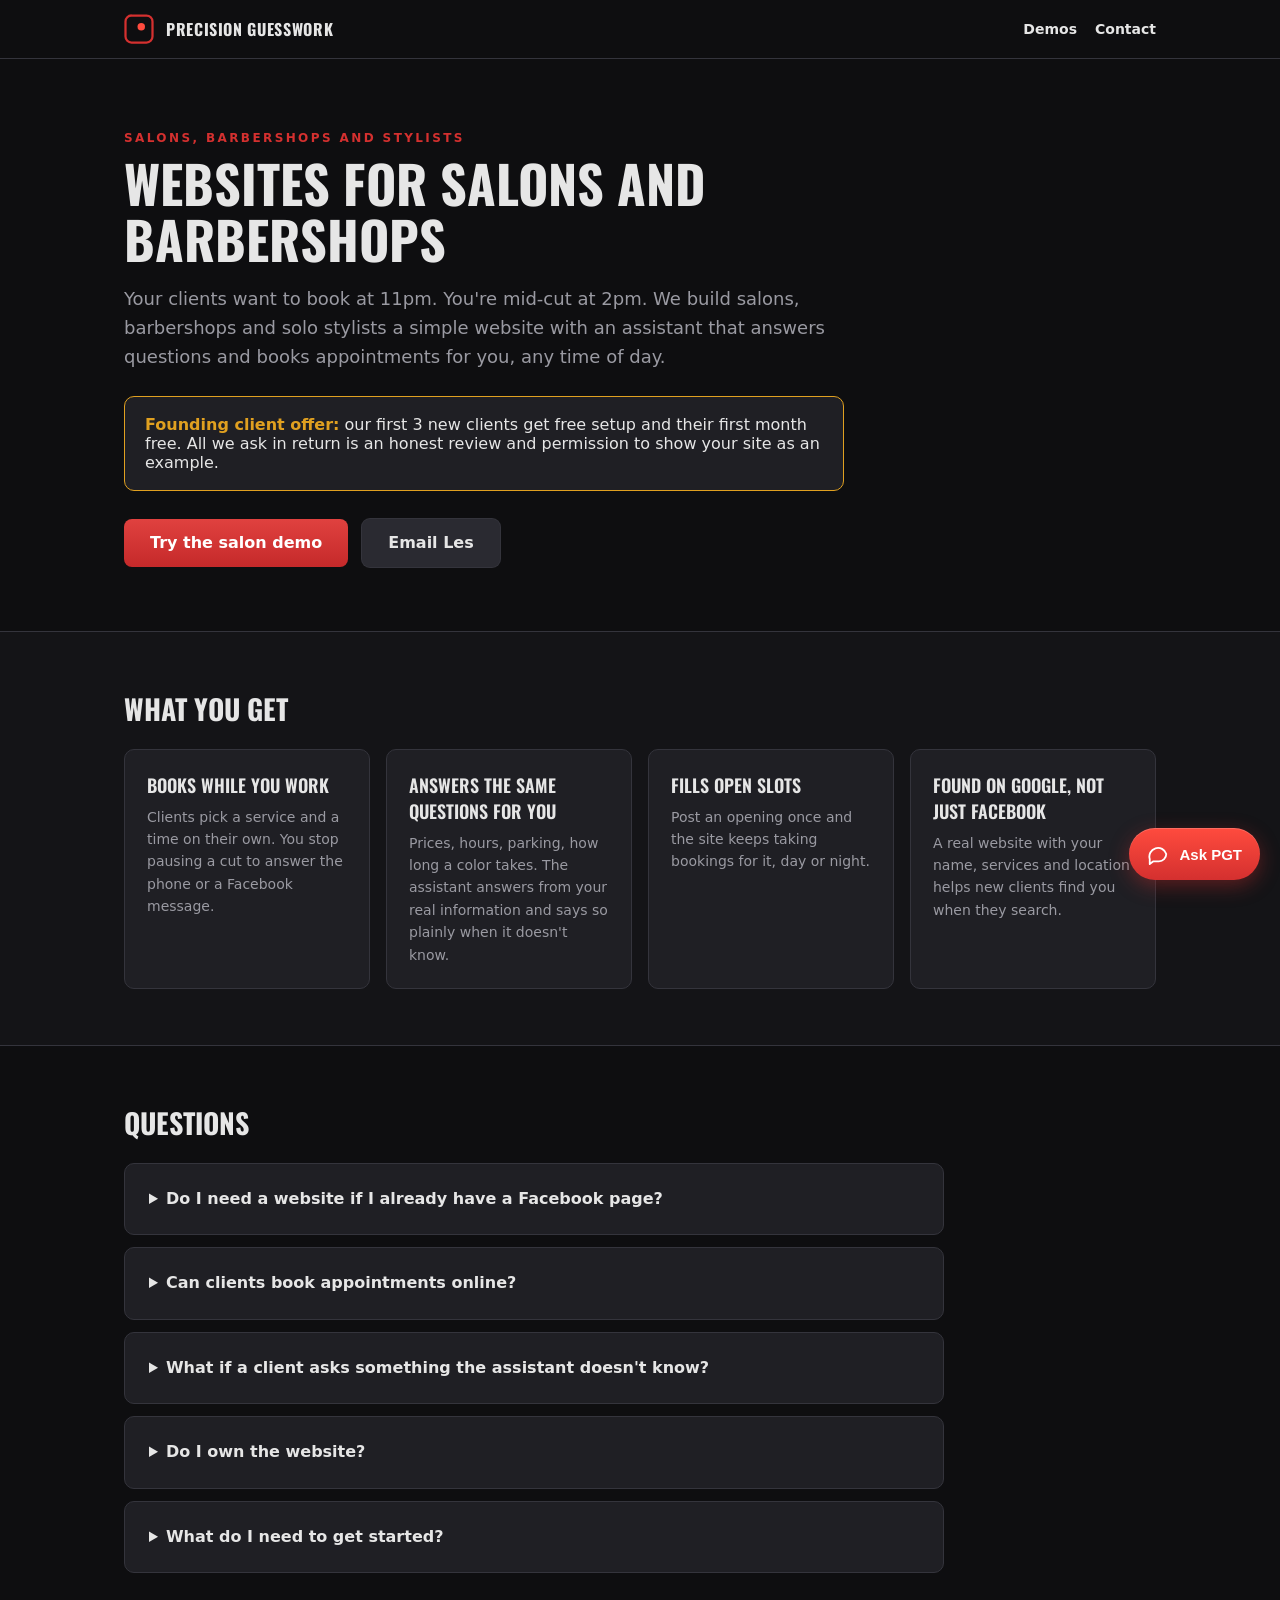
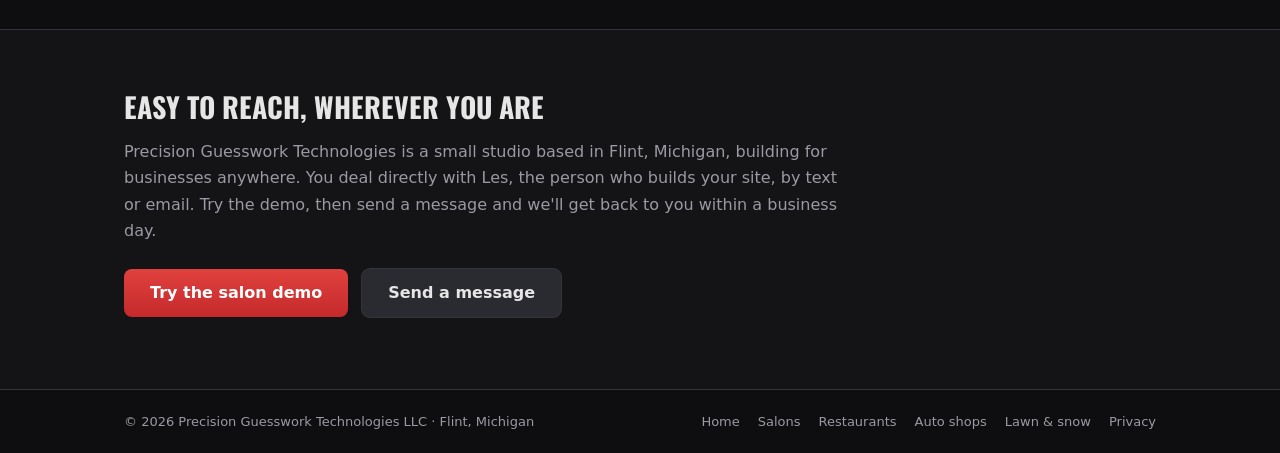
<file: websites-for-salons.html>
<!DOCTYPE html>
<html lang="en">
<head>
<meta charset="utf-8">
<meta name="viewport" content="width=device-width, initial-scale=1">
<meta name="theme-color" content="#0d0d0d">
<title>Websites for Salons and Barbershops with Online Booking | PGT</title>
<meta name="description" content="Websites for salons, barbershops and stylists, with an assistant that answers client questions and books appointments any time, even while you&#x27;re with a client.">
<link rel="canonical" href="https://precisionguessworktech.com/websites-for-salons.html">
<meta property="og:title" content="Websites for Salons and Barbershops with Online Booking | PGT">
<meta property="og:description" content="Websites for salons, barbershops and stylists, with an assistant that answers client questions and books appointments any time, even while you&#x27;re with a client.">
<meta property="og:type" content="website">
<meta property="og:url" content="https://precisionguessworktech.com/websites-for-salons.html">
<link rel="icon" type="image/svg+xml" href="assets/favicon.svg">
<link rel="preconnect" href="https://fonts.googleapis.com">
<link rel="preconnect" href="https://fonts.gstatic.com" crossorigin>
<link href="https://fonts.googleapis.com/css2?family=Oswald:wght@500;600;700&display=swap" rel="stylesheet">
<script type="application/ld+json">{"@context": "https://schema.org", "@type": "Service", "name": "Websites and AI assistants for salons and barbershops", "serviceType": "Website design and AI assistant", "description": "Websites for salons, barbershops and stylists, with an assistant that answers client questions and books appointments any time, even while you're with a client.", "url": "https://precisionguessworktech.com/websites-for-salons.html", "provider": {"@id": "https://precisionguessworktech.com/#business"}, "areaServed": {"@type": "Country", "name": "United States"}}</script>
<script type="application/ld+json">{"@context": "https://schema.org", "@type": "FAQPage", "mainEntity": [{"@type": "Question", "name": "Do I need a website if I already have a Facebook page?", "acceptedAnswer": {"@type": "Answer", "text": "Facebook is great for regulars, but people searching Google for a salon or barber nearby mostly land on websites and map listings. A website gives you a place you own, and the assistant can book clients even when you're not checking messages."}}, {"@type": "Question", "name": "Can clients book appointments online?", "acceptedAnswer": {"@type": "Answer", "text": "Yes. The assistant takes booking requests any time, and you get them right away. It works for one chair or a whole shop."}}, {"@type": "Question", "name": "What if a client asks something the assistant doesn't know?", "acceptedAnswer": {"@type": "Answer", "text": "It says so honestly and passes the question to you instead of guessing. It only answers from the information you give it."}}, {"@type": "Question", "name": "Do I own the website?", "acceptedAnswer": {"@type": "Answer", "text": "Yes. It's built and launched for you, and it's yours to keep."}}, {"@type": "Question", "name": "What do I need to get started?", "acceptedAnswer": {"@type": "Answer", "text": "Just your basic business information: what you offer, your hours, any prices you want listed, and a logo or photos if you have them. Les takes it from there and keeps you posted by text or email."}}]}</script>
<style>
:root{--bg:#141417;--bg-deep:#0e0e10;--panel:#1f1f24;--panel-2:#2a2a31;--line:#34343c;--red:#d4302f;--red-hot:#ff4b3e;--amber:#e0a020;--green:#4ec07a;--text:#e6e6e6;--muted:#9a9aa2}
*{box-sizing:border-box}
body{margin:0;background:var(--bg);color:var(--text);font-family:-apple-system,"Segoe UI",Roboto,system-ui,sans-serif;-webkit-font-smoothing:antialiased}
a{color:var(--red-hot);text-decoration:none}
a:hover{color:var(--text)}
.wrap{max-width:1080px;margin:0 auto;padding:0 24px}
.display{font-family:Oswald,"Arial Narrow",sans-serif;text-transform:uppercase}
.btn{min-height:48px;padding:0 26px;border:none;border-radius:8px;display:inline-flex;align-items:center;justify-content:center;font-weight:700;font-size:16px;cursor:pointer;color:var(--text)}
.btn-pri{color:#fff;background:linear-gradient(180deg,#e0413f,#c5292a)}
.btn-pri:hover{background:linear-gradient(180deg,#ef5552,#d2302f);color:#fff}
.btn-sec{background:var(--panel-2);box-shadow:0 0 0 1px var(--line)}
.btn-sec:hover{background:#33333b;color:var(--text)}
.kicker{font-size:12px;font-weight:700;letter-spacing:.2em;text-transform:uppercase;color:var(--red);margin-bottom:10px}
.card{background:var(--panel);border:1px solid var(--line);border-radius:10px;padding:24px}
.grid{display:grid;gap:16px;grid-template-columns:repeat(auto-fit,minmax(230px,1fr))}
header.site{border-bottom:1px solid var(--line);background:var(--bg-deep)}
header.site .wrap{padding-top:14px;padding-bottom:14px;display:flex;align-items:center;gap:16px;flex-wrap:wrap}
.brand{display:flex;align-items:center;gap:12px;color:var(--text);font-family:Oswald,"Arial Narrow",sans-serif;font-weight:700;letter-spacing:.04em;text-transform:uppercase}
header.site nav{margin-left:auto;display:flex;gap:18px;font-size:14px;font-weight:600}
header.site nav a{color:var(--text)}
.faq summary{cursor:pointer;font-weight:700;font-size:16px;line-height:1.4}
.faq p{margin:12px 0 0;font-size:15px;line-height:1.65;color:var(--muted)}
footer.site{border-top:1px solid var(--line);background:var(--bg-deep);font-size:13px;color:var(--muted)}
footer.site .wrap{padding-top:24px;padding-bottom:24px;display:flex;gap:16px;flex-wrap:wrap}
footer.site a{color:var(--muted)}
</style>
</head>
<body>

<header class="site">
  <div class="wrap">
    <a class="brand" href="/">
      <svg width="30" height="30" viewBox="0 0 40 40" aria-hidden="true"><rect x="2" y="2" width="36" height="36" rx="8" fill="none" stroke="#d4302f" stroke-width="3"/><circle cx="23" cy="17" r="5" fill="#ff4b3e"/></svg>
      Precision Guesswork
    </a>
    <nav>
      <a href="/#demos">Demos</a>
      <a href="/#contact">Contact</a>
    </nav>
  </div>
</header>

<main>
<section style="border-bottom:1px solid var(--line);background:var(--bg-deep)">
  <div class="wrap" style="padding-top:72px;padding-bottom:64px">
    <div class="kicker">Salons, barbershops and stylists</div>
    <h1 class="display" style="margin:0 0 18px;font-weight:700;font-size:clamp(32px,5vw,52px);line-height:1.08;max-width:860px">Websites for salons and barbershops</h1>
    <p style="margin:0;font-size:18px;line-height:1.6;color:var(--muted);max-width:720px">Your clients want to book at 11pm. You&#x27;re mid-cut at 2pm. We build salons, barbershops and solo stylists a simple website with an assistant that answers questions and books appointments for you, any time of day.</p>
    <div class="card" style="margin-top:24px;max-width:720px;border-color:var(--amber);padding:18px 20px"><strong style="color:var(--amber)">Founding client offer:</strong> <span style="color:var(--text)">our first 3 new clients get free setup and their first month free. All we ask in return is an honest review and permission to show your site as an example.</span></div>
    <div style="display:flex;gap:14px;flex-wrap:wrap;margin-top:28px">
      <a class="btn btn-pri" href="https://demos.precisionguessworktech.com/salon" target="_blank" rel="noopener">Try the salon demo</a>
      <a class="btn btn-sec" href="mailto:lesfleming@precisionguessworktech.com?subject=Website%20for%20my%20business%20%28salons%29">Email Les</a>
    </div>
  </div>
</section>

<section style="border-bottom:1px solid var(--line)">
  <div class="wrap" style="padding-top:56px;padding-bottom:56px">
    <h2 class="display" style="margin:0 0 20px;font-size:28px">What you get</h2>
    <div class="grid">
      <div class="card" style="padding:22px"><h3 class="display" style="margin:0 0 8px;font-weight:600;font-size:18px">Books while you work</h3><p style="margin:0;font-size:14px;line-height:1.6;color:var(--muted)">Clients pick a service and a time on their own. You stop pausing a cut to answer the phone or a Facebook message.</p></div>
      <div class="card" style="padding:22px"><h3 class="display" style="margin:0 0 8px;font-weight:600;font-size:18px">Answers the same questions for you</h3><p style="margin:0;font-size:14px;line-height:1.6;color:var(--muted)">Prices, hours, parking, how long a color takes. The assistant answers from your real information and says so plainly when it doesn&#x27;t know.</p></div>
      <div class="card" style="padding:22px"><h3 class="display" style="margin:0 0 8px;font-weight:600;font-size:18px">Fills open slots</h3><p style="margin:0;font-size:14px;line-height:1.6;color:var(--muted)">Post an opening once and the site keeps taking bookings for it, day or night.</p></div>
      <div class="card" style="padding:22px"><h3 class="display" style="margin:0 0 8px;font-weight:600;font-size:18px">Found on Google, not just Facebook</h3><p style="margin:0;font-size:14px;line-height:1.6;color:var(--muted)">A real website with your name, services and location helps new clients find you when they search.</p></div>
    </div>

  </div>
</section>

<section style="border-bottom:1px solid var(--line);background:var(--bg-deep)">
  <div class="wrap" style="padding-top:56px;padding-bottom:56px">
    <h2 class="display" style="margin:0 0 20px;font-size:28px">Questions</h2>
    <div style="display:flex;flex-direction:column;gap:12px;max-width:820px">
      <details class="card faq"><summary>Do I need a website if I already have a Facebook page?</summary><p>Facebook is great for regulars, but people searching Google for a salon or barber nearby mostly land on websites and map listings. A website gives you a place you own, and the assistant can book clients even when you&#x27;re not checking messages.</p></details>
      <details class="card faq"><summary>Can clients book appointments online?</summary><p>Yes. The assistant takes booking requests any time, and you get them right away. It works for one chair or a whole shop.</p></details>
      <details class="card faq"><summary>What if a client asks something the assistant doesn&#x27;t know?</summary><p>It says so honestly and passes the question to you instead of guessing. It only answers from the information you give it.</p></details>
      <details class="card faq"><summary>Do I own the website?</summary><p>Yes. It&#x27;s built and launched for you, and it&#x27;s yours to keep.</p></details>
      <details class="card faq"><summary>What do I need to get started?</summary><p>Just your basic business information: what you offer, your hours, any prices you want listed, and a logo or photos if you have them. Les takes it from there and keeps you posted by text or email.</p></details>
    </div>
  </div>
</section>

<section>
  <div class="wrap" style="padding-top:56px;padding-bottom:72px">
    <h2 class="display" style="margin:0 0 12px;font-size:28px">Easy to reach, wherever you are</h2>
    <p style="margin:0 0 24px;font-size:16px;line-height:1.65;color:var(--muted);max-width:720px">Precision Guesswork Technologies is a small studio based in Flint, Michigan, building for businesses anywhere. You deal directly with Les, the person who builds your site, by text or email. Try the demo, then send a message and we'll get back to you within a business day.</p>
    <div style="display:flex;gap:14px;flex-wrap:wrap">
      <a class="btn btn-pri" href="https://demos.precisionguessworktech.com/salon" target="_blank" rel="noopener">Try the salon demo</a>
      <a class="btn btn-sec" href="/#contact">Send a message</a>
    </div>
  </div>
</section>
</main>

<footer class="site">
  <div class="wrap">
    <span>© 2026 Precision Guesswork Technologies LLC · Flint, Michigan</span>
    <span style="margin-left:auto;display:flex;gap:18px">
      <a href="/">Home</a>
      <a href="/websites-for-salons.html">Salons</a>
      <a href="/websites-for-restaurants.html">Restaurants</a>
      <a href="/websites-for-auto-shops.html">Auto shops</a>
      <a href="/websites-for-lawn-and-snow.html">Lawn &amp; snow</a>
      <a href="/privacy.html">Privacy</a>
    </span>
  </div>
</footer>

<script>
  window.pgtAssistant = window.pgtAssistant || { _pendingOpen: false, open: function () { this._pendingOpen = true; }, close: function () {} };
</script>
<script src="assets/pgt-assistant.js?v=20261026" data-api="https://pgt-site-assistant.onrender.com" defer></script>
</body>
</html>
</file>
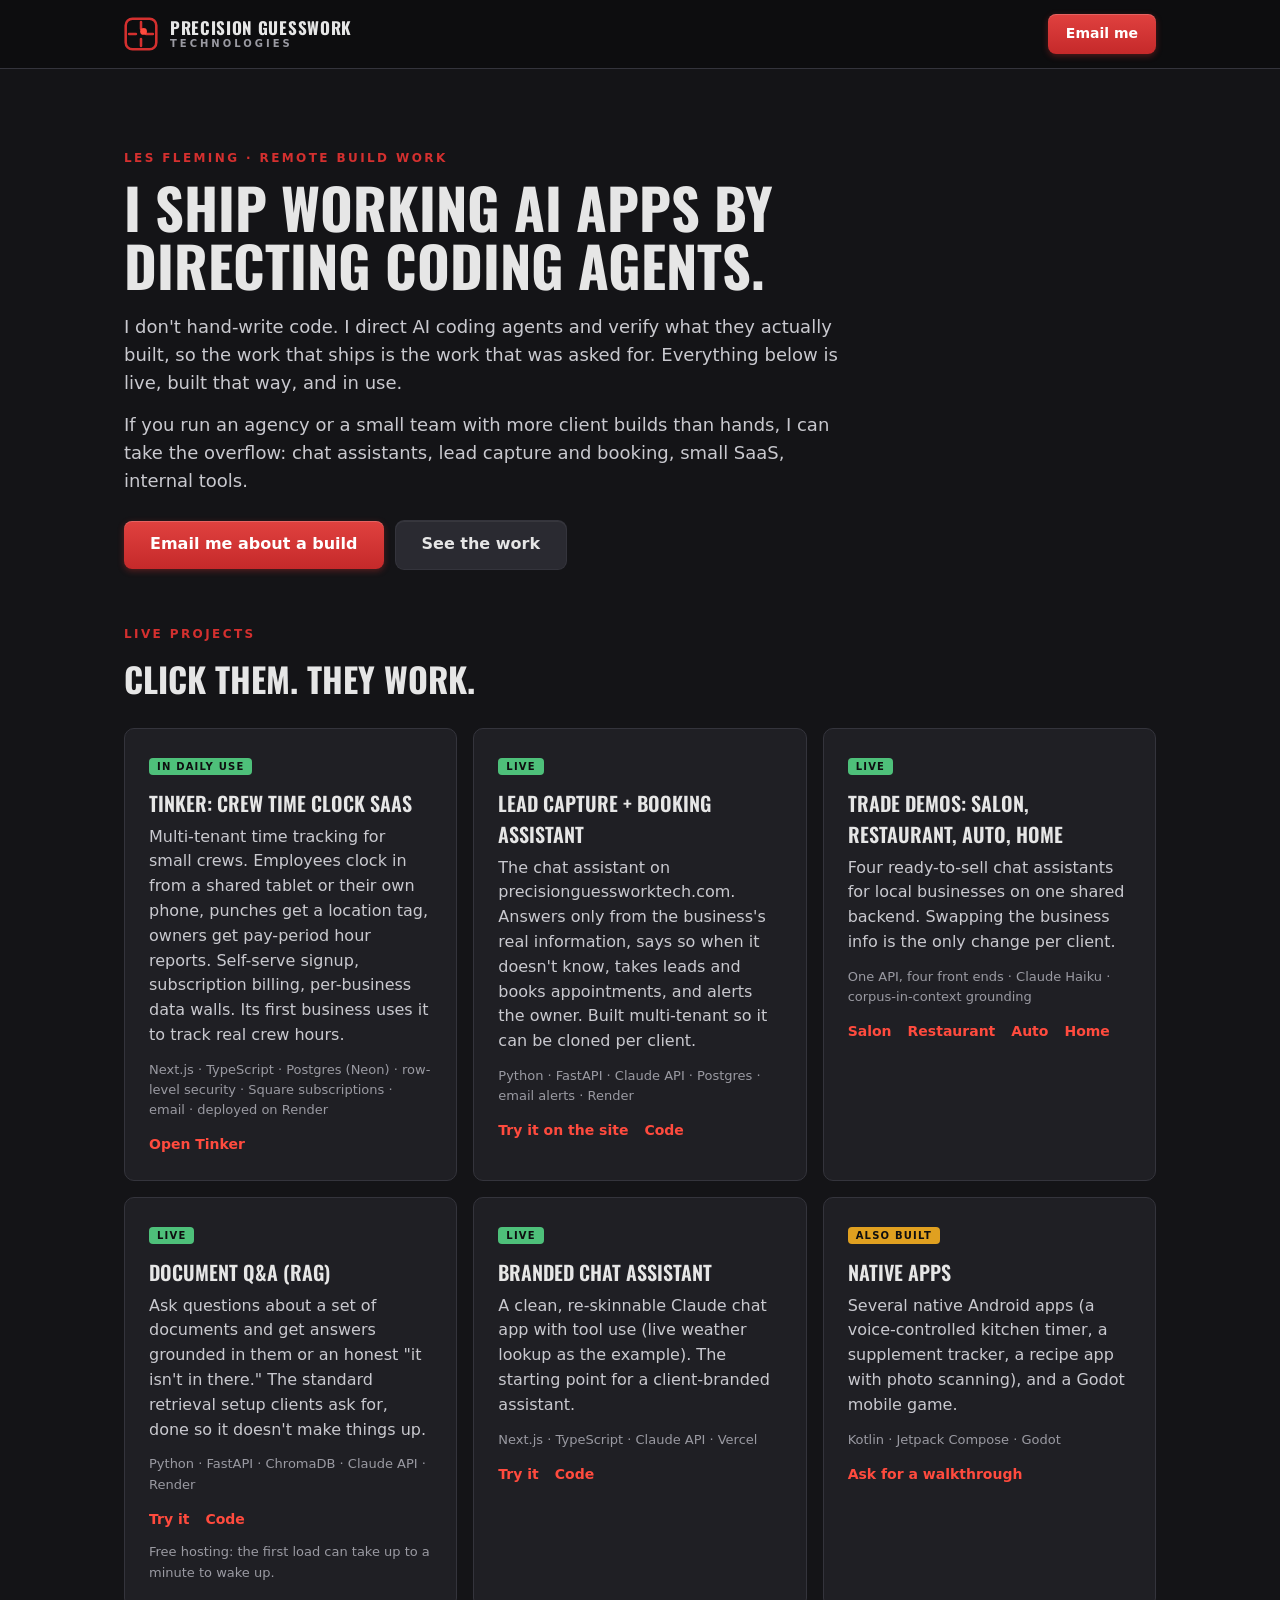
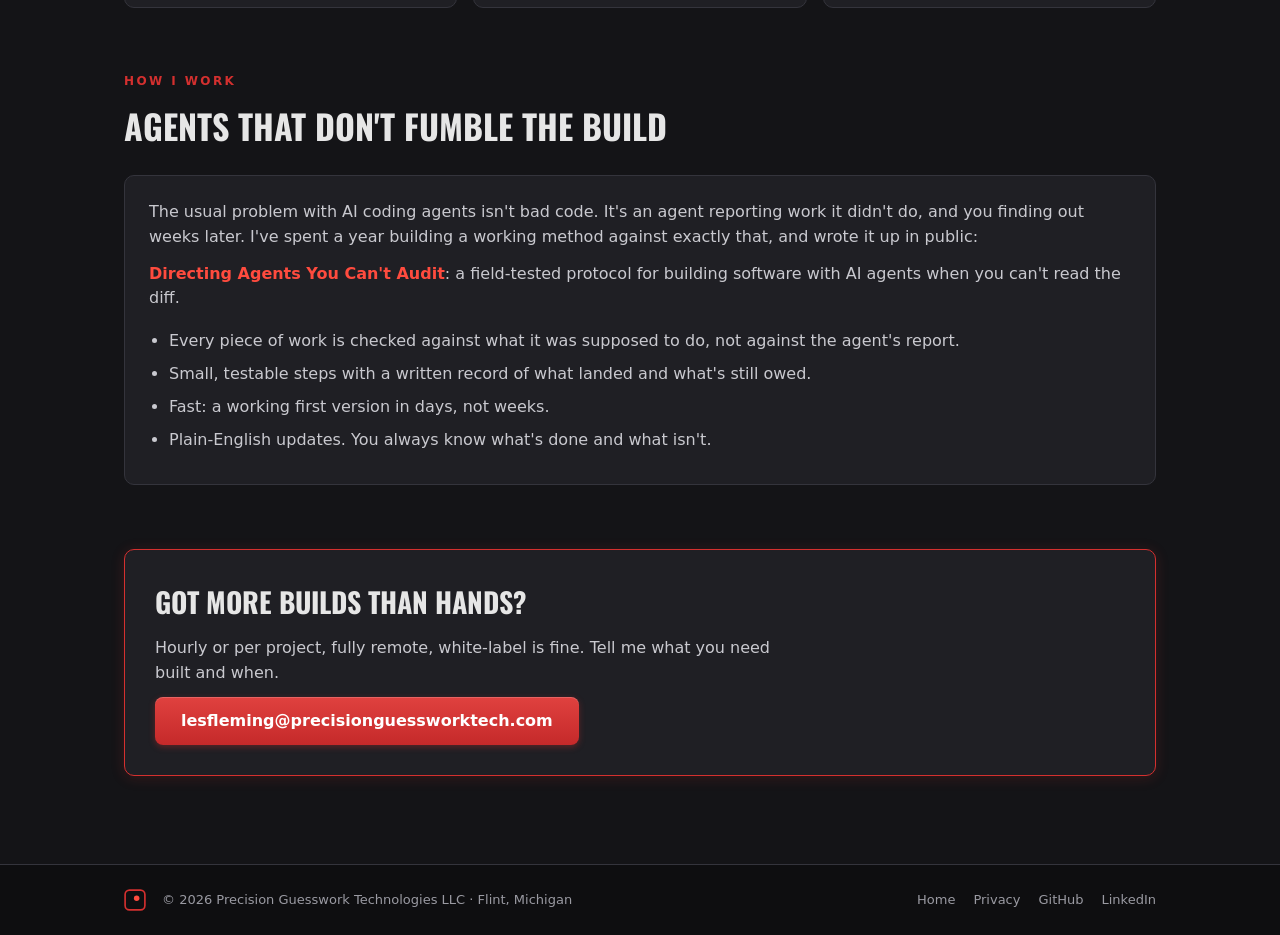
<file: work.html>
<!DOCTYPE html>
<html lang="en">
<head>
<meta charset="utf-8">
<meta name="viewport" content="width=device-width, initial-scale=1">
<meta name="theme-color" content="#0d0d0d">
<title>Work | Les Fleming, Precision Guesswork Technologies</title>
<meta name="description" content="Les Fleming builds and ships AI chat assistants, web apps and SaaS by directing AI coding agents. Live projects, what each one does, and how to hire him for overflow build work.">
<link rel="canonical" href="https://precisionguessworktech.com/work.html">
<meta property="og:title" content="Work | Les Fleming, PGT">
<meta property="og:description" content="Live AI assistants, a production SaaS, and a field-tested method for building with AI coding agents. Available for remote build work.">
<meta property="og:type" content="website">
<meta property="og:url" content="https://precisionguessworktech.com/work.html">
<link rel="icon" type="image/svg+xml" href="assets/favicon.svg">
<link rel="preconnect" href="https://fonts.googleapis.com">
<link rel="preconnect" href="https://fonts.gstatic.com" crossorigin>
<link href="https://fonts.googleapis.com/css2?family=Oswald:wght@500;600;700&display=swap" rel="stylesheet">
<style>
:root{--bg:#141417;--bg-deep:#0e0e10;--panel:#1f1f24;--panel-2:#2a2a31;--line:#34343c;--red:#d4302f;--red-hot:#ff4b3e;--amber:#e0a020;--green:#4ec07a;--text:#e6e6e6;--muted:#9a9aa2}
*{box-sizing:border-box}
body{margin:0;background:var(--bg);color:var(--text);font-family:-apple-system,"Segoe UI",Roboto,system-ui,sans-serif;-webkit-font-smoothing:antialiased;line-height:1.55}
a{color:var(--red-hot);text-decoration:none}
a:hover{color:var(--text)}
.wrap{max-width:1080px;margin:0 auto;padding:0 24px}
.display{font-family:Oswald,"Arial Narrow",sans-serif;text-transform:uppercase}
.btn{min-height:48px;padding:0 26px;border:none;border-radius:8px;display:inline-flex;align-items:center;justify-content:center;font-weight:700;font-size:16px;cursor:pointer;color:var(--text)}
.btn-pri{color:#fff;background:linear-gradient(180deg,#e0413f,#c5292a);box-shadow:0 1px 0 rgba(255,255,255,.18) inset,0 2px 6px rgba(212,48,47,.35)}
.btn-pri:hover{background:linear-gradient(180deg,#ef5552,#d2302f);color:#fff}
.btn-sec{background:var(--panel-2);box-shadow:0 1px 0 rgba(255,255,255,.06) inset,0 0 0 1px var(--line)}
.btn-sec:hover{background:#33333b;color:var(--text)}
.kicker{font-size:12px;font-weight:700;letter-spacing:.2em;text-transform:uppercase;color:var(--red);margin-bottom:10px}
.h2{margin:0 0 12px;font-weight:700;font-size:34px}
.card{background:var(--panel);border:1px solid var(--line);border-radius:10px;padding:24px}
.card h3{margin:0 0 6px;font-weight:600;font-size:20px}
.card p{margin:0 0 12px;color:#c9c9cf}
.card .stack{font-size:13px;color:var(--muted);margin-bottom:14px}
.card .links{display:flex;gap:16px;flex-wrap:wrap;font-weight:600;font-size:14px}
header.site{position:sticky;top:0;z-index:50;background:rgba(14,14,16,.92);backdrop-filter:blur(8px);border-bottom:1px solid var(--line)}
header.site .wrap{padding-top:14px;padding-bottom:14px;display:flex;align-items:center;gap:24px}
.brand{display:flex;align-items:center;gap:12px;color:var(--text)}
.brand:hover{color:var(--text)}
.brand-name{display:flex;flex-direction:column;line-height:1}
.brand-name .top{font-family:Oswald,"Arial Narrow",sans-serif;font-weight:700;font-size:17px;letter-spacing:.04em;text-transform:uppercase}
.brand-name .sub{font-size:10px;font-weight:600;letter-spacing:.3em;text-transform:uppercase;color:var(--muted);margin-top:3px}
nav.main{margin-left:auto}
nav.main .btn{min-height:40px;padding:0 18px;font-size:14px}
.grid{display:grid;gap:16px;grid-template-columns:repeat(auto-fit,minmax(300px,1fr))}
.chip{font-size:10px;font-weight:700;letter-spacing:.12em;text-transform:uppercase;border-radius:4px;padding:3px 8px;color:var(--bg-deep);background:var(--green)}
ul.plain{margin:0;padding-left:20px;color:#c9c9cf}
ul.plain li{margin-bottom:8px}
footer.site{border-top:1px solid var(--line);background:var(--bg-deep)}
footer.site .wrap{padding-top:24px;padding-bottom:24px;display:flex;align-items:center;gap:16px;flex-wrap:wrap;font-size:13px;color:var(--muted)}
footer.site a{color:var(--muted)}
@media (max-width:600px){.wrap{padding:0 16px}.h2{font-size:28px}.brand-name .sub{display:none}}
</style>
</head>
<body>

<header class="site">
  <div class="wrap">
    <a class="brand" href="/">
      <svg width="34" height="34" viewBox="0 0 40 40" aria-label="PGT mark">
        <rect x="2" y="2" width="36" height="36" rx="8" fill="none" stroke="#d4302f" stroke-width="3"/>
        <line x1="20" y1="6" x2="20" y2="14" stroke="#d4302f" stroke-width="3" stroke-linecap="round"/>
        <line x1="20" y1="26" x2="20" y2="34" stroke="#d4302f" stroke-width="3" stroke-linecap="round"/>
        <line x1="6" y1="20" x2="14" y2="20" stroke="#d4302f" stroke-width="3" stroke-linecap="round"/>
        <line x1="26" y1="20" x2="34" y2="20" stroke="#d4302f" stroke-width="3" stroke-linecap="round"/>
        <circle cx="23" cy="17" r="4" fill="#ff4b3e"/>
      </svg>
      <span class="brand-name"><span class="top">Precision Guesswork</span><span class="sub">Technologies</span></span>
    </a>
    <nav class="main">
      <a class="btn btn-pri" href="mailto:lesfleming@precisionguessworktech.com?subject=Build%20work">Email me</a>
    </nav>
  </div>
</header>

<main>
<section>
  <div class="wrap" style="padding-top:80px;padding-bottom:56px">
    <div class="kicker">Les Fleming · Remote build work</div>
    <h1 class="display" style="margin:0 0 18px;font-weight:700;font-size:clamp(34px,5.5vw,56px);line-height:1.05;max-width:820px">I ship working AI apps by directing coding agents.</h1>
    <p style="max-width:720px;font-size:18px;color:#c9c9cf;margin:0 0 14px">I don't hand-write code. I direct AI coding agents and verify what they actually built, so the work that ships is the work that was asked for. Everything below is live, built that way, and in use.</p>
    <p style="max-width:720px;font-size:18px;color:#c9c9cf;margin:0 0 26px">If you run an agency or a small team with more client builds than hands, I can take the overflow: chat assistants, lead capture and booking, small SaaS, internal tools.</p>
    <div style="display:flex;gap:12px;flex-wrap:wrap">
      <a class="btn btn-pri" href="mailto:lesfleming@precisionguessworktech.com?subject=Build%20work">Email me about a build</a>
      <a class="btn btn-sec" href="#work">See the work</a>
    </div>
  </div>
</section>

<section id="work">
  <div class="wrap" style="padding-bottom:64px">
    <div class="kicker">Live projects</div>
    <h2 class="h2 display">Click them. They work.</h2>
    <div class="grid" style="margin-top:22px">

      <div class="card">
        <div style="margin-bottom:10px"><span class="chip">In daily use</span></div>
        <h3 class="display">Tinker: crew time clock SaaS</h3>
        <p>Multi-tenant time tracking for small crews. Employees clock in from a shared tablet or their own phone, punches get a location tag, owners get pay-period hour reports. Self-serve signup, subscription billing, per-business data walls. Its first business uses it to track real crew hours.</p>
        <div class="stack">Next.js · TypeScript · Postgres (Neon) · row-level security · Square subscriptions · email · deployed on Render</div>
        <div class="links"><a href="https://tinker.precisionguessworktech.com/" target="_blank" rel="noopener">Open Tinker</a></div>
      </div>

      <div class="card">
        <div style="margin-bottom:10px"><span class="chip">Live</span></div>
        <h3 class="display">Lead capture + booking assistant</h3>
        <p>The chat assistant on precisionguessworktech.com. Answers only from the business's real information, says so when it doesn't know, takes leads and books appointments, and alerts the owner. Built multi-tenant so it can be cloned per client.</p>
        <div class="stack">Python · FastAPI · Claude API · Postgres · email alerts · Render</div>
        <div class="links"><a href="https://precisionguessworktech.com/" target="_blank" rel="noopener">Try it on the site</a><a href="https://github.com/chefsquatch/pgt-site-assistant" target="_blank" rel="noopener">Code</a></div>
      </div>

      <div class="card">
        <div style="margin-bottom:10px"><span class="chip">Live</span></div>
        <h3 class="display">Trade demos: salon, restaurant, auto, home</h3>
        <p>Four ready-to-sell chat assistants for local businesses on one shared backend. Swapping the business info is the only change per client.</p>
        <div class="stack">One API, four front ends · Claude Haiku · corpus-in-context grounding</div>
        <div class="links"><a href="https://demos.precisionguessworktech.com/salon" target="_blank" rel="noopener">Salon</a><a href="https://demos.precisionguessworktech.com/restaurant" target="_blank" rel="noopener">Restaurant</a><a href="https://demos.precisionguessworktech.com/auto" target="_blank" rel="noopener">Auto</a><a href="https://demos.precisionguessworktech.com/home" target="_blank" rel="noopener">Home</a></div>
      </div>

      <div class="card">
        <div style="margin-bottom:10px"><span class="chip">Live</span></div>
        <h3 class="display">Document Q&amp;A (RAG)</h3>
        <p>Ask questions about a set of documents and get answers grounded in them or an honest "it isn't in there." The standard retrieval setup clients ask for, done so it doesn't make things up.</p>
        <div class="stack">Python · FastAPI · ChromaDB · Claude API · Render</div>
        <div class="links"><a href="https://rag-doc-qa-demo.onrender.com/" target="_blank" rel="noopener">Try it</a><a href="https://github.com/chefsquatch/rag-doc-qa-demo" target="_blank" rel="noopener">Code</a></div>
        <p style="font-size:13px;color:var(--muted);margin:12px 0 0">Free hosting: the first load can take up to a minute to wake up.</p>
      </div>

      <div class="card">
        <div style="margin-bottom:10px"><span class="chip">Live</span></div>
        <h3 class="display">Branded chat assistant</h3>
        <p>A clean, re-skinnable Claude chat app with tool use (live weather lookup as the example). The starting point for a client-branded assistant.</p>
        <div class="stack">Next.js · TypeScript · Claude API · Vercel</div>
        <div class="links"><a href="https://claude-chat-demo-sigma.vercel.app/" target="_blank" rel="noopener">Try it</a><a href="https://github.com/chefsquatch/claude-chat-demo" target="_blank" rel="noopener">Code</a></div>
      </div>

      <div class="card">
        <div style="margin-bottom:10px"><span class="chip" style="background:var(--amber)">Also built</span></div>
        <h3 class="display">Native apps</h3>
        <p>Several native Android apps (a voice-controlled kitchen timer, a supplement tracker, a recipe app with photo scanning), and a Godot mobile game.</p>
        <div class="stack">Kotlin · Jetpack Compose · Godot</div>
        <div class="links"><a href="mailto:lesfleming@precisionguessworktech.com?subject=Build%20work">Ask for a walkthrough</a></div>
      </div>

    </div>
  </div>
</section>

<section>
  <div class="wrap" style="padding-bottom:64px">
    <div class="kicker">How I work</div>
    <h2 class="h2 display">Agents that don't fumble the build</h2>
    <div class="card" style="margin-top:22px">
      <p>The usual problem with AI coding agents isn't bad code. It's an agent reporting work it didn't do, and you finding out weeks later. I've spent a year building a working method against exactly that, and wrote it up in public:</p>
      <p style="margin-bottom:18px"><a href="https://github.com/chefsquatch/directing-agents" target="_blank" rel="noopener" style="font-weight:700">Directing Agents You Can't Audit</a>: a field-tested protocol for building software with AI agents when you can't read the diff.</p>
      <ul class="plain">
        <li>Every piece of work is checked against what it was supposed to do, not against the agent's report.</li>
        <li>Small, testable steps with a written record of what landed and what's still owed.</li>
        <li>Fast: a working first version in days, not weeks.</li>
        <li>Plain-English updates. You always know what's done and what isn't.</li>
      </ul>
    </div>
  </div>
</section>

<section>
  <div class="wrap" style="padding-bottom:88px">
    <div class="card" style="border-color:var(--red);box-shadow:0 2px 14px rgba(212,48,47,.18);padding:30px">
      <h2 class="h2 display" style="font-size:28px">Got more builds than hands?</h2>
      <p style="max-width:640px">Hourly or per project, fully remote, white-label is fine. Tell me what you need built and when.</p>
      <a class="btn btn-pri" href="mailto:lesfleming@precisionguessworktech.com?subject=Build%20work">lesfleming@precisionguessworktech.com</a>
    </div>
  </div>
</section>
</main>

<footer class="site">
  <div class="wrap">
    <svg width="22" height="22" viewBox="0 0 40 40" aria-hidden="true">
      <rect x="2" y="2" width="36" height="36" rx="8" fill="none" stroke="#d4302f" stroke-width="3"/>
      <circle cx="23" cy="17" r="5" fill="#ff4b3e"/>
    </svg>
    <span>© 2026 Precision Guesswork Technologies LLC · Flint, Michigan</span>
    <span style="margin-left:auto;display:flex;gap:18px">
      <a href="/">Home</a>
      <a href="privacy.html">Privacy</a>
      <a href="https://github.com/chefsquatch" target="_blank" rel="noopener">GitHub</a>
      <a href="https://www.linkedin.com/in/les-fleming-55736344a" target="_blank" rel="noopener">LinkedIn</a>
    </span>
  </div>
</footer>

</body>
</html>
</file>
